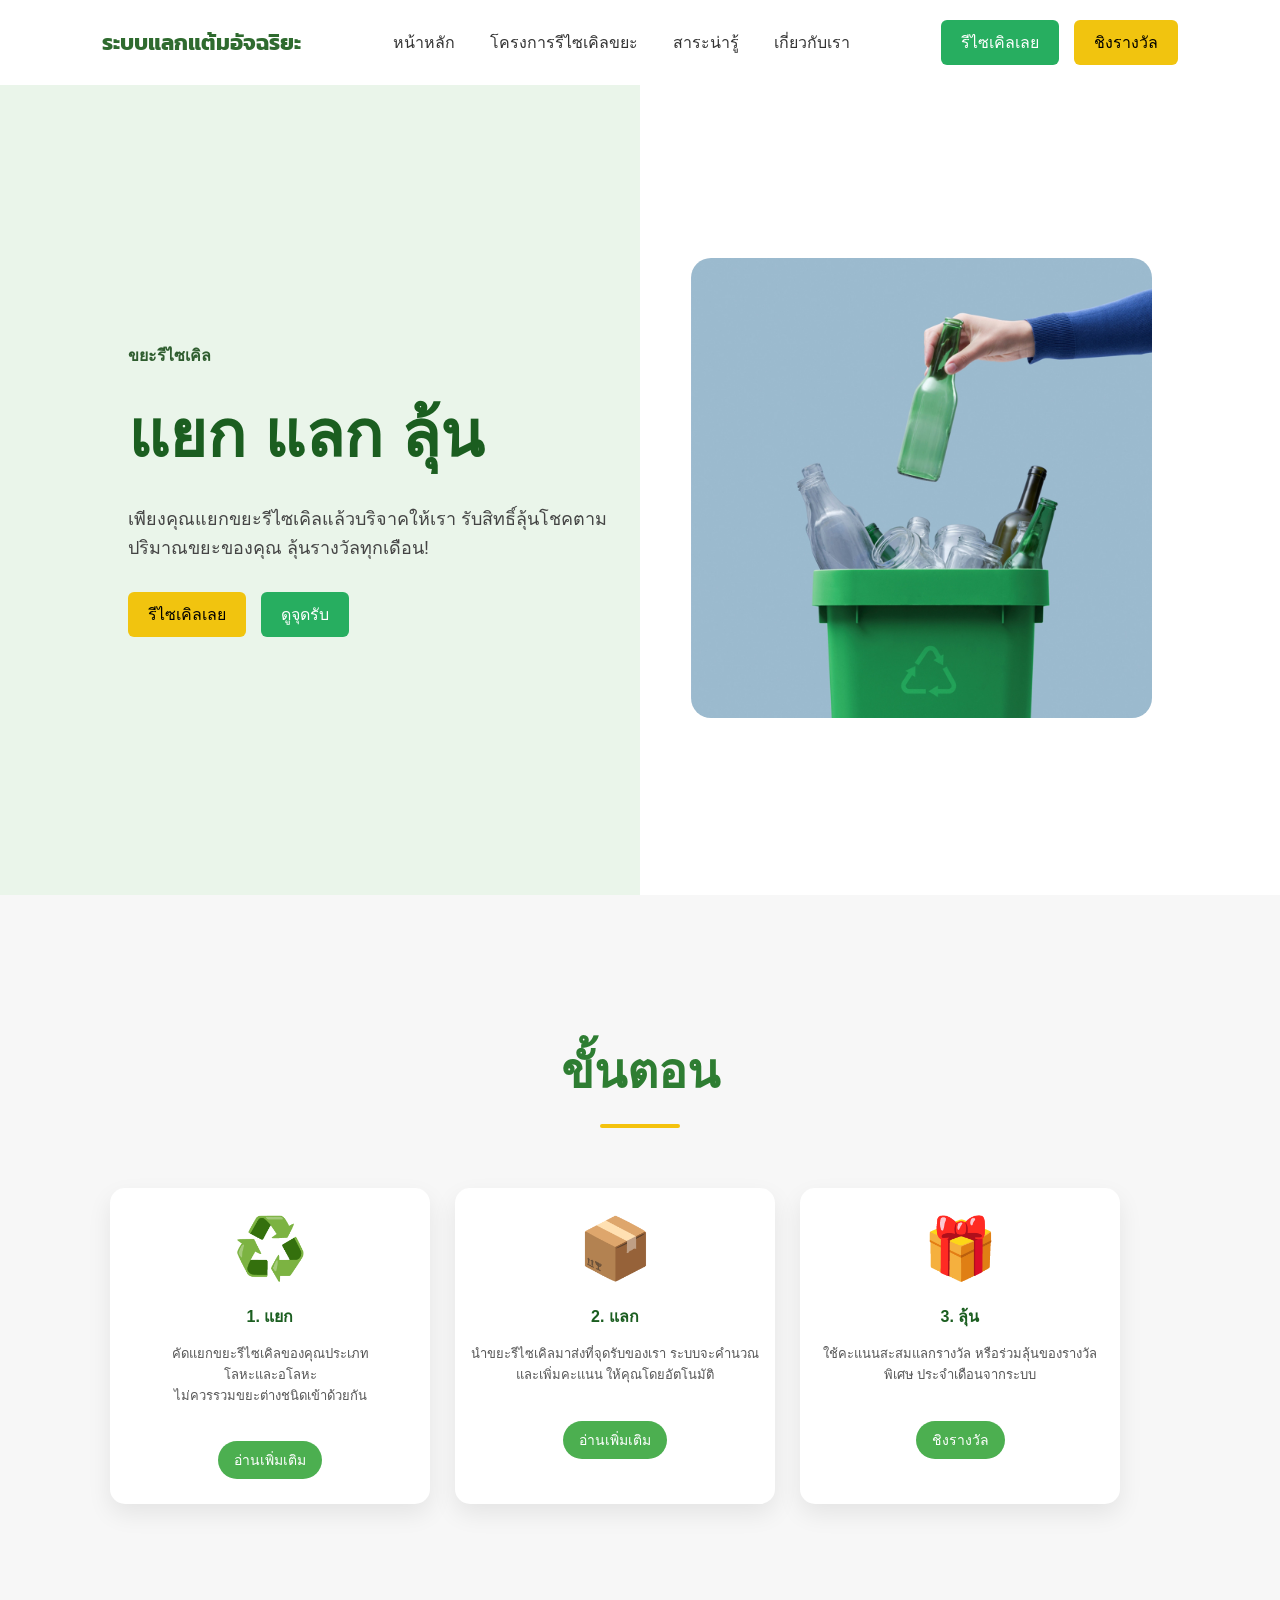
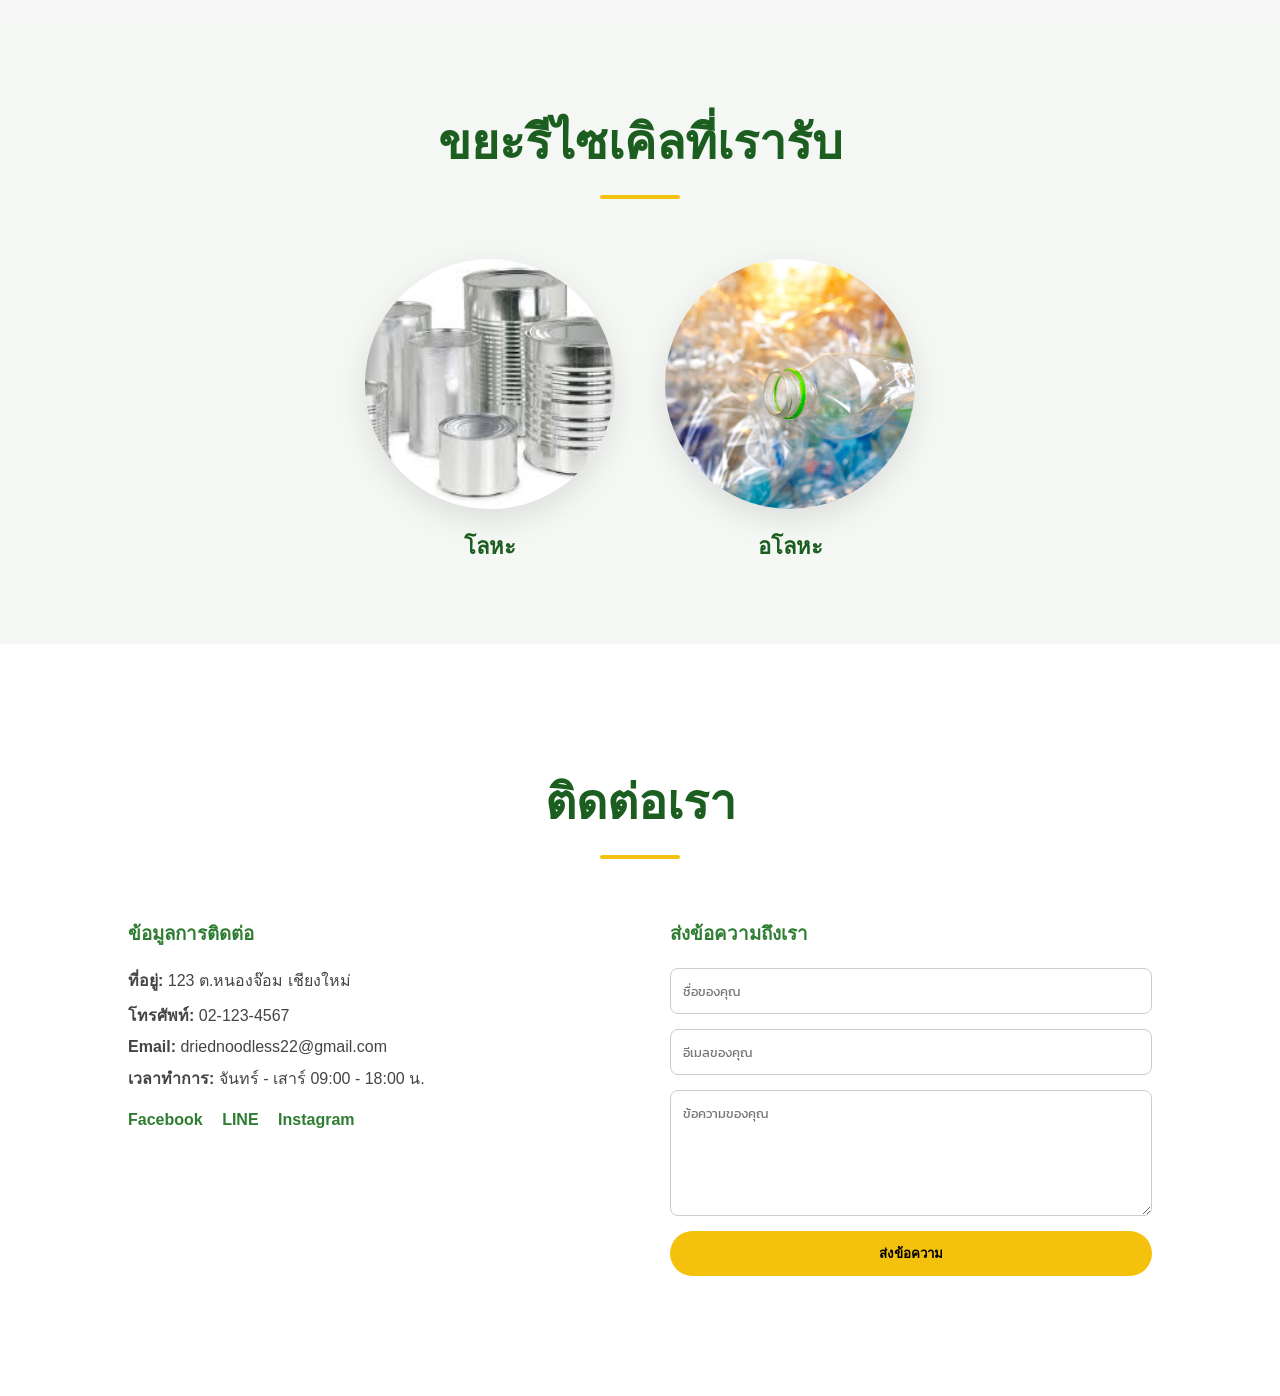
<file: index.html>
<!DOCTYPE html>
<html lang="th">
    <!-- NAVBAR -->
<header class="navbar">

    <div class="nav-logo">
        ระบบแลกแต้มอัจฉริยะ  
    </div>

   <nav class="nav-menu">
    <a href="index.html">หน้าหลัก</a>
    <a href="project.html">โครงการรีไซเคิลขยะ</a>
    <a href="knowledge.html">สาระน่ารู้</a>
    <a href="about.html">เกี่ยวกับเรา</a>
</nav>

   <div class="nav-buttons">
<a href="recycle.html" class ="btn-green">รีไซเคิลเลย</a>
<a href="reward.html" class="btn-yellow">ชิงรางวัล</a>
</div>

</header>
<head>
    <meta charset="UTF-8">
    <meta name="viewport" content="width=device-width, initial-scale=1.0">
    <title>Trash Lucky</title>
    <link rel="stylesheet" href="style.css">
    <link href="https://fonts.googleapis.com/css2?family=Kanit:wght@300;400;600;700&display=swap" rel="stylesheet">
</head>

<body>

    <!-- HERO SECTION -->
    <section class="hero">

        <div class="hero-left">
            <p class="small-title">ขยะรีไซเคิล</p>

            <h1>แยก แลก ลุ้น</h1>

            <p class="description">
                เพียงคุณแยกขยะรีไซเคิลแล้วบริจาคให้เรา
                รับสิทธิ์ลุ้นโชคตามปริมาณขยะของคุณ
                ลุ้นรางวัลทุกเดือน!
            </p>

            <div class="hero-buttons">
                <!-- ไปหน้าสมัคร -->
                <a href="recycle.html" class="btn-yellow">รีไซเคิลเลย</a>

                <!-- เลื่อนไป section ขั้นตอน -->
                <a href="location.html" class="btn-green">ดูจุดรับ</a>
            </div>
        </div>

        <div class="hero-right">
            <!-- ใส่รูปตรงนี้ -->
            <img src="1.jpg" alt="Recycle Image">
        </div>

    </section>

<section id="steps" class="steps-section">

    <br><h2 class="steps-title">ขั้นตอน</h2>
    <div class="underline"></div>

    <div class="steps-container">

       <!-- STEP 1 -->
        <div class="step-card">
             <div class="step-icon">♻️</div>
             <h3>1. แยก</h3>
             <p>
              คัดแยกขยะรีไซเคิลของคุณประเภท<br>
              โลหะและอโลหะ<br>
             ไม่ควรรวมขยะต่างชนิดเข้าด้วยกัน
             </p>

    <a href="knowledge1.html" class="more-btn">อ่านเพิ่มเติม</a>
        </div>

       <!-- STEP 2 -->
        <div class="step-card">
            <div class="step-icon">📦</div>
            <h3>2. แลก</h3>
             <p>
             นำขยะรีไซเคิลมาส่งที่จุดรับของเรา
             ระบบจะคำนวณและเพิ่มคะแนน
            ให้คุณโดยอัตโนมัติ
            </p>

    <a href="knowledge2.html" class="more-btn">อ่านเพิ่มเติม</a>
            </div>

        <!-- STEP 3 -->
        <div class="step-card">
            <div class="step-icon">🎁</div>
            <h3>3. ลุ้น</h3>
             <p>
             ใช้คะแนนสะสมแลกรางวัล
            หรือร่วมลุ้นของรางวัลพิเศษ
            ประจำเดือนจากระบบ
             </p>

    <a href="knowledge3.html" class="more-btn">ชิงรางวัล</a>
</div>
    </div>

</section>

<!-- RECYCLE TYPES SECTION -->
<section class="recycle-section">

    <h2 class="recycle-title">ขยะรีไซเคิลที่เรารับ</h2>
    <div class="underline"></div>

    <div class="recycle-container">

        <!-- พลาสติก -->
        <div class="recycle-item">
    <a href="plastic.html" class="circle-link">
        <div class="circle">
            <img src="กระป๋อง.jpg" alt="โลหะ">
           <a href="plastic.html" class="overlay-btn">อ่านต่อ</a>
        </div>
    </a>
    <h3>โลหะ</h3>
</div>

        <!-- โลหะ -->
        <div class="recycle-item">
    <a href="metal.html" class="circle-link">
        <div class="circle">
            <img src="ขวดพลาส.jpg" alt="อโลหะ">
            <a href="metal.html" class="overlay-btn">อ่านต่อ</a>
        </div>
    </a>
    <h3>อโลหะ</h3>
</div>

    </div>

</section>
<!-- CONTACT SECTION -->
<section class="contact-section">

    <h2 class="contact-title">ติดต่อเรา</h2>
    <div class="underline"></div>

    <div class="contact-container">

        <!-- ข้อมูลติดต่อ -->
        <div class="contact-info">
            <h3>ข้อมูลการติดต่อ</h3>

            <p><strong>ที่อยู่:</strong> 123  ต.หนองจ๊อม เชียงใหม่</p>
            <p><strong>โทรศัพท์:</strong> 02-123-4567</p>
            <p><strong>Email:</strong> driednoodless22@gmail.com</p>
            <p><strong>เวลาทำการ:</strong> จันทร์ - เสาร์ 09:00 - 18:00 น.</p>

           <div class="contact-social">
    <a href="https://www.facebook.com/https://www.facebook.com/share/1DaEN4iyS2/" target="_blank">Facebook</a>
    <a href="https://line.me/ti/p/https://line.me/ti/p/DuKLx6pHz2" target="_blank">LINE</a>
    <a href="https://www.instagram.com/https://www.instagram.com/nichaidk" target="_blank">Instagram</a>
</div>
        </div>

        <!-- ฟอร์มติดต่อ -->
        <div class="contact-form">
    <h3>ส่งข้อความถึงเรา</h3>
    <form id="contact-to-sheet">
        <input type="text" name="name" placeholder="ชื่อของคุณ" required>
        <input type="email" name="email" placeholder="อีเมลของคุณ" required>
        <textarea name="message" rows="5" placeholder="ข้อความของคุณ" required></textarea>
        
        <button type="submit" id="submitBtn">ส่งข้อความ</button>
    </form>
    
    <p id="statusMsg" style="display:none; margin-top:10px; font-weight:bold;"></p>
</div>

</section>
    </section>  <!-- จบ Contact Section -->

    <!-- 👇 วาง Popup ตรงนี้ -->
    <div id="sendModal" class="modal">
        ...
    </div>

    <!-- 👇 วาง Script ตรงนี้ -->
    <script>
        function openModal() {
            document.getElementById("sendModal").style.display = "block";
        }

        function closeModal() {
            document.getElementById("sendModal").style.display = "none";
        }

        window.onclick = function(event) {
            let modal = document.getElementById("sendModal");
            if (event.target == modal) {
                modal.style.display = "none";
            }
        }
    </script>

</body>
</html>


<script>
    
    const scriptURL = 'https://script.google.com/macros/s/AKfycbzGaxG4J09jgaxJ4BPYMnp7oIDuiJ21bOWSBEZUySF0lHiwlkmagbrwfj5v6bDrG_Bu-A/exec'; 
    
    const form = document.getElementById('contact-to-sheet');
    const btn = document.getElementById('submitBtn');
    const msg = document.getElementById('statusMsg');

    form.addEventListener('submit', e => {
        e.preventDefault();
        
        // ปิดปุ่มไว้กันกดซ้ำ
        btn.disabled = true;
        btn.innerText = 'กำลังส่งข้อมูล...';
        msg.style.display = 'block';
        msg.innerText = 'รอสักครู่...';
        msg.style.color = 'blue';

        fetch(scriptURL, { method: 'POST', body: new FormData(form)})
            .then(response => {
                btn.disabled = false;
                btn.innerText = 'ส่งข้อความ';
                msg.innerText = 'ส่งข้อความสำเร็จ! ข้อมูลถูกบันทึกแล้ว';
                msg.style.color = 'green';
                form.reset(); // ล้างข้อมูลในฟอร์ม
                
                // ซ่อนข้อความสำเร็จหลังจาก 5 วินาที
                setTimeout(() => { msg.style.display = 'none'; }, 5000);
            })
            .catch(error => {
                btn.disabled = false;
                btn.innerText = 'ส่งข้อความ';
                msg.innerText = 'เกิดข้อผิดพลาด กรุณาลองใหม่อีกครั้ง';
                msg.style.color = 'red';
                console.error('Error!', error.message);
            });
    });
</script>
</file>
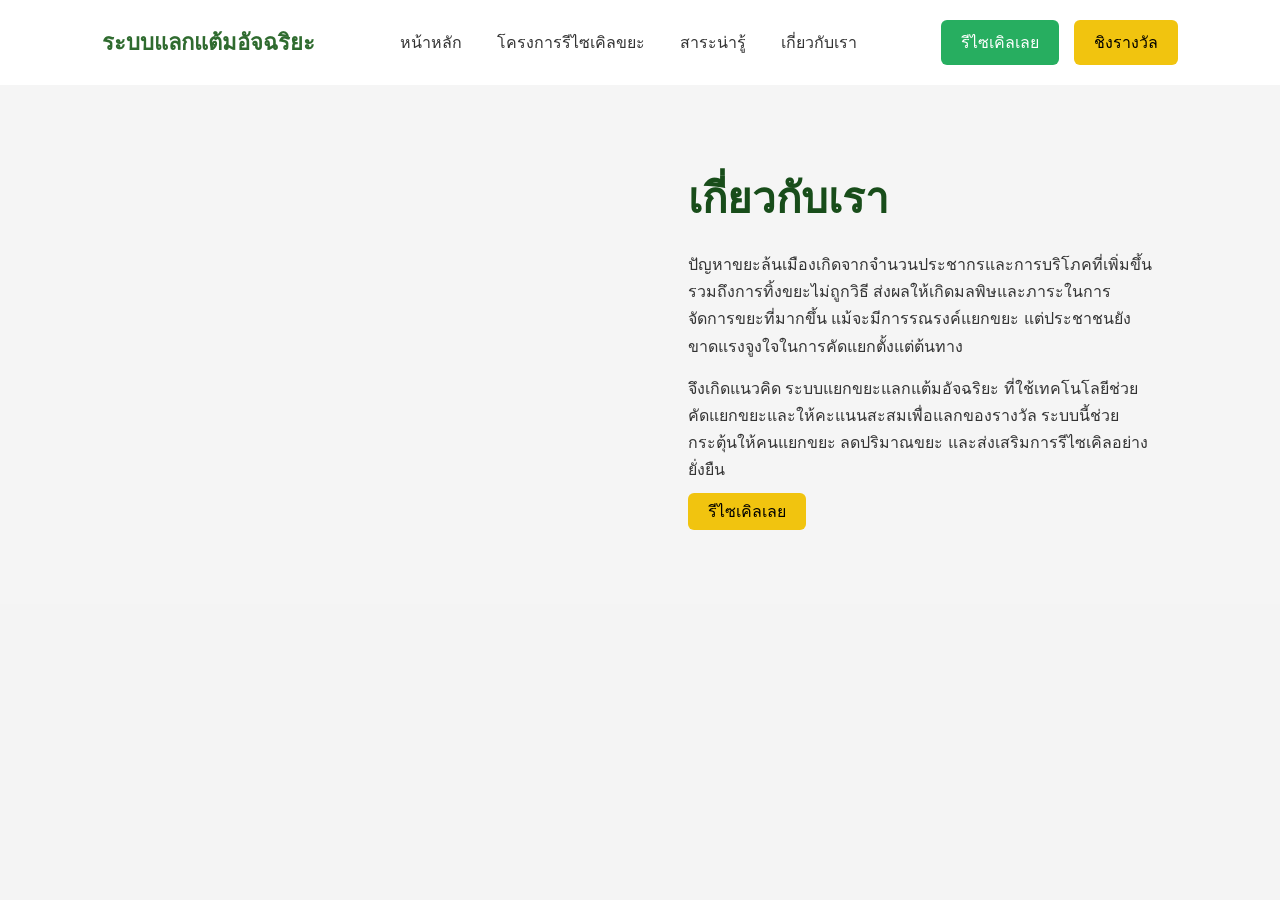
<file: about.html>
<!DOCTYPE html>
<html lang="th">
<head>
<meta charset="UTF-8">
<meta name="viewport" content="width=device-width, initial-scale=1.0">
<title>เกี่ยวกับเรา</title>
<link rel="stylesheet" href="style.css">
</head>

<body>

<!-- NAVBAR -->
<header class="navbar">

<div class="nav-logo">
ระบบแลกแต้มอัจฉริยะ 
</div>

<nav class="nav-menu">
<a href="index.html">หน้าหลัก</a>
<a href="project.html">โครงการรีไซเคิลขยะ</a>
<a href="knowledge.html">สาระน่ารู้</a>
<a href="about.html">เกี่ยวกับเรา</a>
</nav>

<div class="nav-buttons">
<a href="#" class="btn-green">รีไซเคิลเลย</a>
<a href="reward.html" class="btn-yellow">ชิงรางวัล</a>
</div>

</header>


<!-- ABOUT SECTION -->
<section class="about-section">

<div class="about-container">

<!-- วิดีโอ -->
<div class="about-video">

<iframe width="560" height="315"
src="https://www.youtube.com/embed/VIDEOID"
title="YouTube video"
frameborder="0"
allowfullscreen>
</iframe>

</div>

<!-- ข้อความ -->
<div class="about-text">

<h1>เกี่ยวกับเรา</h1>

<p>
ปัญหาขยะล้นเมืองเกิดจากจำนวนประชากรและการบริโภคที่เพิ่มขึ้น รวมถึงการทิ้งขยะไม่ถูกวิธี
ส่งผลให้เกิดมลพิษและภาระในการจัดการขยะที่มากขึ้น
แม้จะมีการรณรงค์แยกขยะ แต่ประชาชนยังขาดแรงจูงใจในการคัดแยกตั้งแต่ต้นทาง
</p>

<p>
จึงเกิดแนวคิด ระบบแยกขยะแลกแต้มอัจฉริยะ ที่ใช้เทคโนโลยีช่วยคัดแยกขยะและให้คะแนนสะสมเพื่อแลกของรางวัล
ระบบนี้ช่วยกระตุ้นให้คนแยกขยะ ลดปริมาณขยะ และส่งเสริมการรีไซเคิลอย่างยั่งยืน
</p>

<a href="#" class="btn-yellow">รีไซเคิลเลย</a>

</div>

</div>

</section>

</body>
</html>
</file>
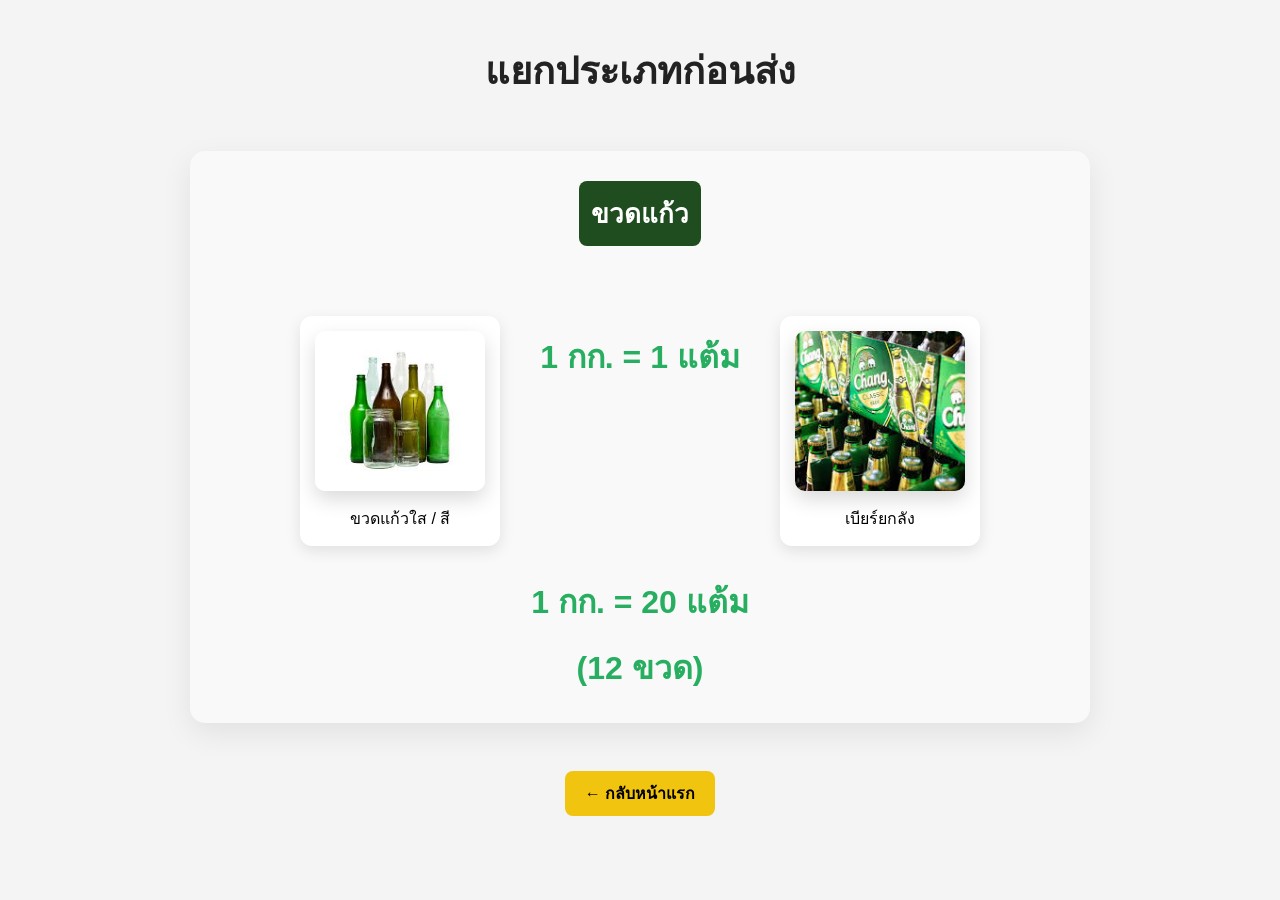
<file: glass.html>
<!DOCTYPE html>
<html lang="th">
<head>
<meta charset="UTF-8">
<title>ขวดแก้ว</title>
<link rel="stylesheet" href="style.css">
</head>
<body>

<section class="plastic-page">

    <h1 class="big-title">แยกประเภทก่อนส่ง</h1>

    <div class="type-box">

        <h2 class="green-bar">ขวดแก้ว</h2>

        <div class="type-row">

            <div class="type-card">
                <img src="ขวดแก้ว.jpg">
                <p>ขวดแก้วใส / สี</p>
            </div>
<h3 class="point-text">1 กก. = 1 แต้ม</h3>
            <div class="type-card">
                <img src="เบียร์.jpg">
                <p>เบียร์ยกลัง</p>
            </div>

        </div>

        <h3 class="point-text">1 กก. = 20 แต้ม</h3>
        <h3 class="point-text">(12 ขวด)</h3>

    </div>

    <br>
    <a href="index.html" class="back-btn">← กลับหน้าแรก</a>

</section>

</body>
</html>
</file>
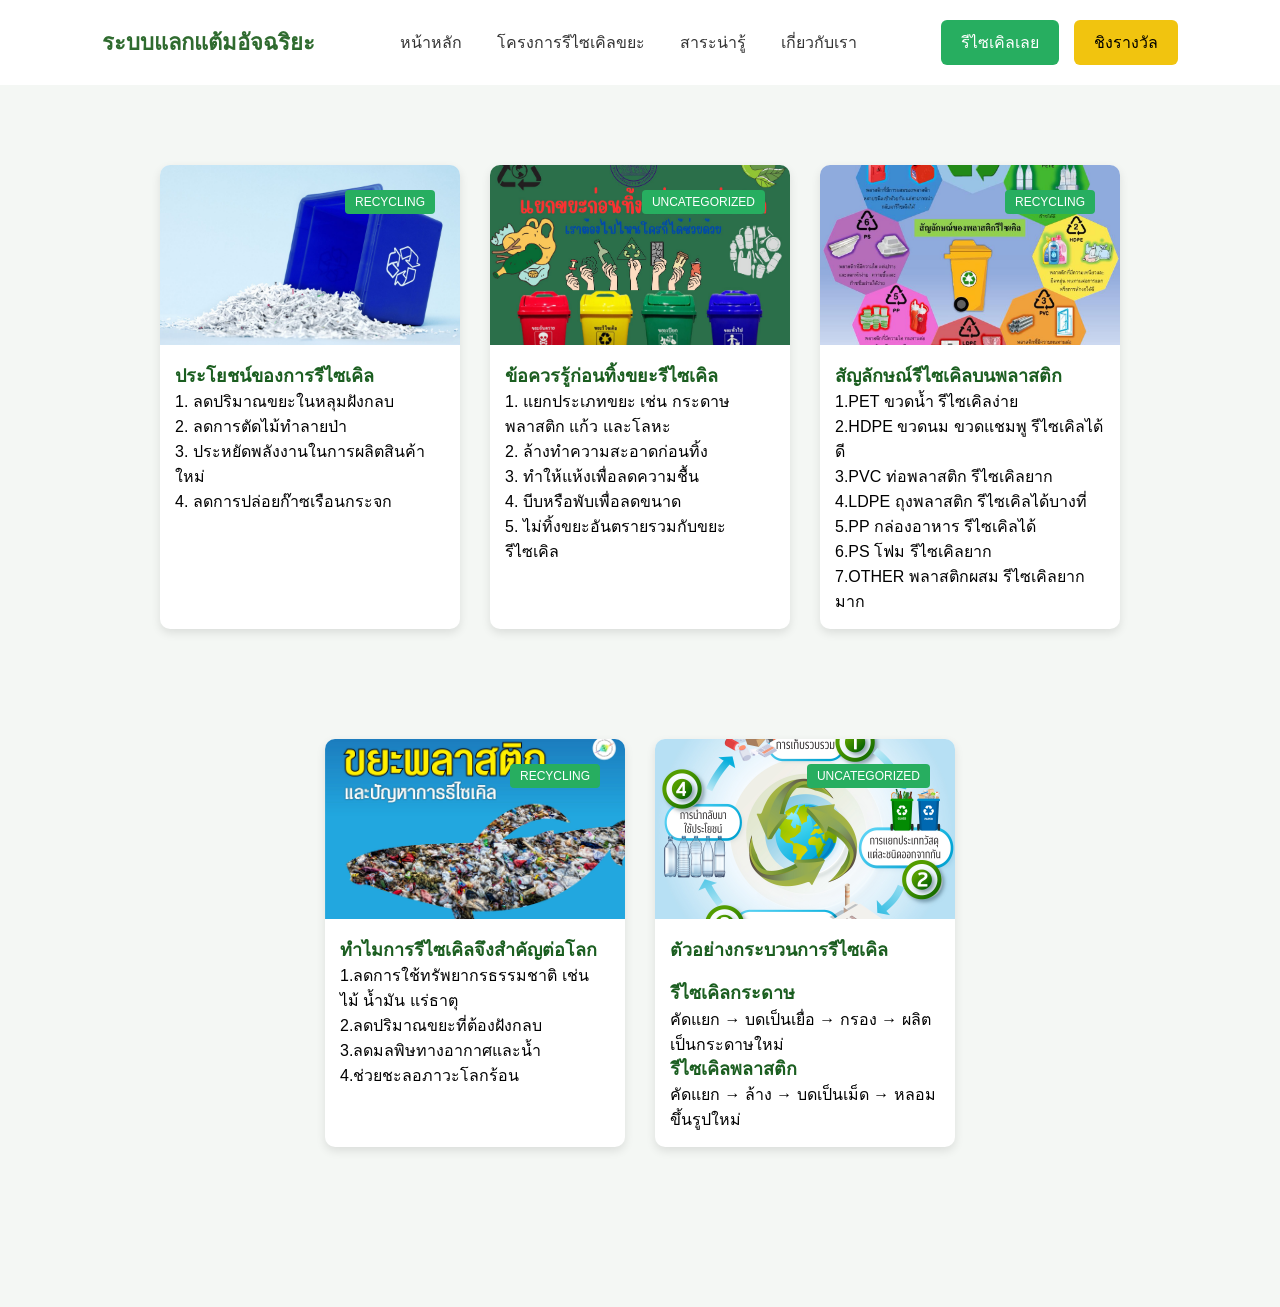
<file: knowledge.html>
<!DOCTYPE html>
<html lang="th">
<head>
<meta charset="UTF-8">
<meta name="viewport" content="width=device-width, initial-scale=1.0">
<title>สาระน่ารู้ |</title>
<link rel="stylesheet" href="style.css">
</head>
<body>
<header class="navbar">

<div class="nav-logo">
ระบบแลกแต้มอัจฉริยะ
</div>

<nav class="nav-menu">
<a href="index.html">หน้าหลัก</a>
<a href="project.html">โครงการรีไซเคิลขยะ</a>
<a href="knowledge.html">สาระน่ารู้</a>
<a href="about.html">เกี่ยวกับเรา</a>
</nav>

<div class="nav-buttons">
<a href="recycle.html" class ="btn-green">รีไซเคิลเลย</a>
<a href="reward.html" class="btn-yellow">ชิงรางวัล</a>
</div>

</header>

<!-- บทความ -->
<section class="knowledge-content">

   <div class="card-container">

    <div class="card">
        <div class="tag">RECYCLING</div>
        <img src="ประ.jpg">
        <div class="card-body">
            <h3>ประโยชน์ของการรีไซเคิล</h3>
            <p1>1. ลดปริมาณขยะในหลุมฝังกลบ</p1>
            <br>
            <p1>2. ลดการตัดไม้ทำลายป่า</p1>
            <br>
            <p1>3. ประหยัดพลังงานในการผลิตสินค้าใหม่</p1>
            <br>
            <p1>4. ลดการปล่อยก๊าซเรือนกระจก</p1>
        </div>
    </div>

</div>

    <div class="card">
        <div class="tag">UNCATEGORIZED</div>
        <img src="ควร.jpg">
        <div class="card-body">
            <h3>ข้อควรรู้ก่อนทิ้งขยะรีไซเคิล</h3>
            <p1>1. แยกประเภทขยะ เช่น กระดาษ พลาสติก แก้ว และโลหะ
                <br>
                <p1>2. ล้างทำความสะอาดก่อนทิ้ง</p1>
                <br>
                <p1>3. ทำให้แห้งเพื่อลดความชื้น</p1>
                <br>
            <p1>4. บีบหรือพับเพื่อลดขนาด</p1>
                <br>
            <p1>5. ไม่ทิ้งขยะอันตรายรวมกับขยะรีไซเคิล </p1>
        </div>
    </div>

    <div class="card">
        <div class="tag">RECYCLING</div>
        <img src="77.jpg">
        <div class="card-body">
            <h3>สัญลักษณ์รีไซเคิลบนพลาสติก</h3>
            <p1>1.PET ขวดน้ำ รีไซเคิลง่าย</p1>
                <br>
            <p1>2.HDPE ขวดนม ขวดแชมพู รีไซเคิลได้ดี</p1>
                <br>
            <p1>3.PVC ท่อพลาสติก รีไซเคิลยาก</p1>
                <br>
            <p1>4.LDPE ถุงพลาสติก รีไซเคิลได้บางที่</p1>
                <br>
            <p1>5.PP กล่องอาหาร รีไซเคิลได้</p1>
                <br>
            <p1>6.PS โฟม รีไซเคิลยาก</p1>
                <br>
            <p1>7.OTHER พลาสติกผสม รีไซเคิลยากมาก</p1>
        </div>
    </div>

<section class="knowledge-content">

    <div class="card">
        <div class="tag">RECYCLING</div>
        <img src="ปัญหา.jpeg">
        <div class="card-body">
            <h3>ทำไมการรีไซเคิลจึงสำคัญต่อโลก</h3>
             <p1>1.ลดการใช้ทรัพยากรธรรมชาติ เช่น ไม้ น้ำมัน แร่ธาตุ</p1>
                <br>
            <p1>2.ลดปริมาณขยะที่ต้องฝังกลบ</p1>
                <br>
            <p1>3.ลดมลพิษทางอากาศและน้ำ</p1>
                <br>
            <p1>4.ช่วยชะลอภาวะโลกร้อน</p1>
                <br>
        </div>
    </div>

    <div class="card">
        <div class="tag">UNCATEGORIZED</div>
        <img src="แยก.jpg">
        <div class="card-body">
            <h3>ตัวอย่างกระบวนการรีไซเคิล</h3>
            <br>
            <h3>รีไซเคิลกระดาษ</h3>
         <p1>คัดแยก → บดเป็นเยื่อ → กรอง → ผลิตเป็นกระดาษใหม่</p1>
            <br>
            <h3>รีไซเคิลพลาสติก</h3>
         <p1>คัดแยก → ล้าง → บดเป็นเม็ด → หลอมขึ้นรูปใหม่</p1>
        </div>
    </div>
    
    
</section>


</body>
</html>
</file>
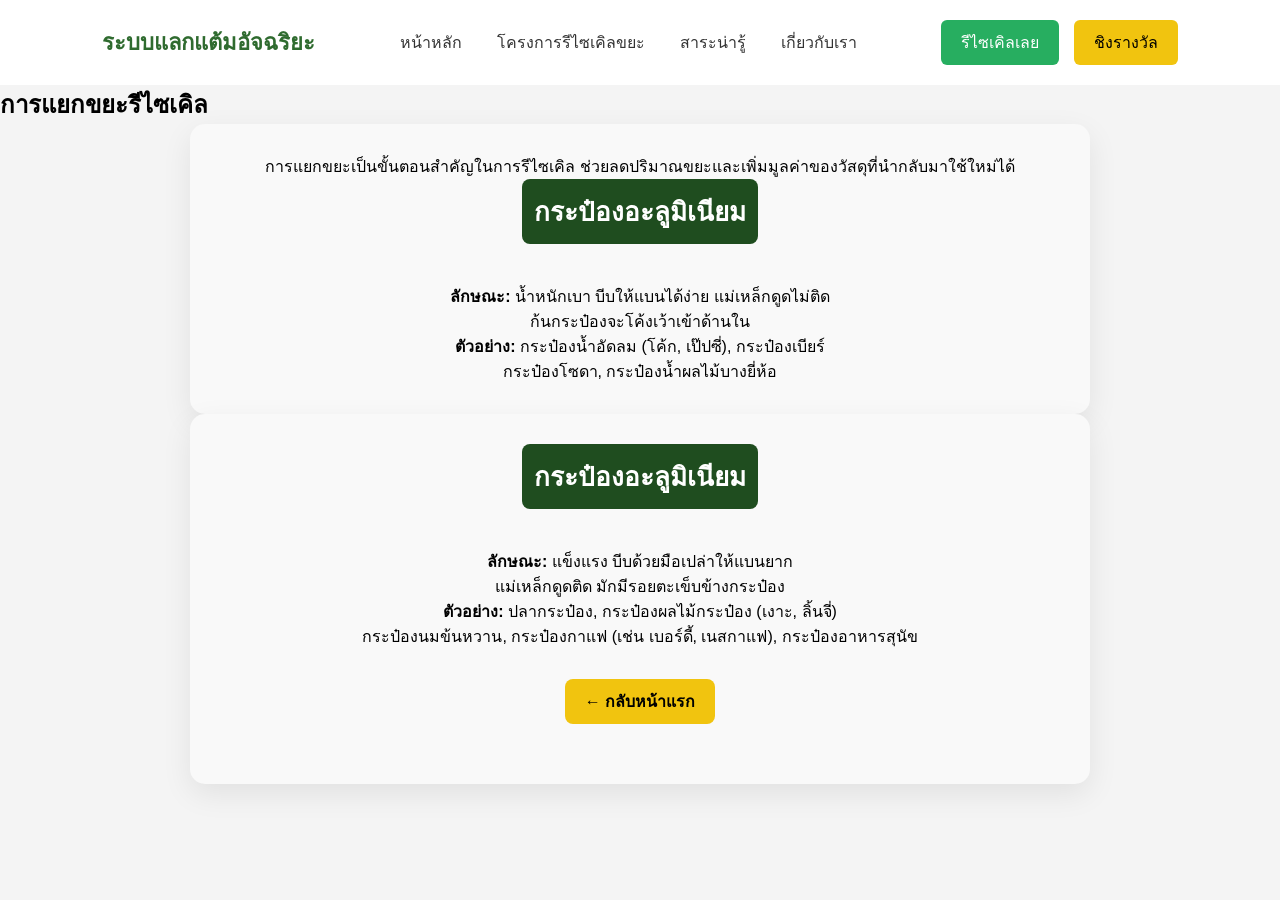
<file: knowledge1.html>
<!DOCTYPE html>
<html lang="th">

<head>
<meta charset="UTF-8">
<meta name="viewport" content="width=device-width, initial-scale=1.0">
<link rel="stylesheet" href="style.css">
</head>

<body>

<!-- NAVBAR -->
<header class="navbar">

<div class="nav-logo">
ระบบแลกแต้มอัจฉริยะ
</div>

<nav class="nav-menu">
<a href="index.html">หน้าหลัก</a>
<a href="project.html">โครงการรีไซเคิลขยะ</a>
<a href="knowledge.html">สาระน่ารู้</a>
<a href="about.html">เกี่ยวกับเรา</a>
</nav>

<div class="nav-buttons">
<a href="recycle.html" class ="btn-green">รีไซเคิลเลย</a>
<a href="reward.html" class="btn-yellow">ชิงรางวัล</a>
</div>

</header>
<html lang="th">
<head>
<meta charset="UTF-8">
<link rel="stylesheet" href="style.css">
</head>
<body>
<section class="knowledge-page">
<div class="knowledge-box">

<h2>การแยกขยะรีไซเคิล</h2>
<div class="knowledge-underline"></div>
<div class="type-box">
<p>
การแยกขยะเป็นขั้นตอนสำคัญในการรีไซเคิล
ช่วยลดปริมาณขยะและเพิ่มมูลค่าของวัสดุที่นำกลับมาใช้ใหม่ได้
</p>
<h2 class="green-bar">กระป๋องอะลูมิเนียม</h2>
<p> <b>ลักษณะ:</b> น้ำหนักเบา บีบให้แบนได้ง่าย แม่เหล็กดูดไม่ติด<br>
    ก้นกระป๋องจะโค้งเว้าเข้าด้านใน<br>
    <b>ตัวอย่าง:</b> กระป๋องน้ำอัดลม (โค้ก, เป๊ปซี่), กระป๋องเบียร์<br>
    กระป๋องโซดา, กระป๋องน้ำผลไม้บางยี่ห้อ</p>

</div>
</div>

<div class="knowledge-box">
<div class="type-box">
<h2 class="green-bar">กระป๋องอะลูมิเนียม</h2>
<p> <b>ลักษณะ:</b> แข็งแรง บีบด้วยมือเปล่าให้แบนยาก<br>
    แม่เหล็กดูดติด มักมีรอยตะเข็บข้างกระป๋อง<br>
    <b>ตัวอย่าง:</b> ปลากระป๋อง, กระป๋องผลไม้กระป๋อง (เงาะ, ลิ้นจี่)<br>
    กระป๋องนมข้นหวาน, กระป๋องกาแฟ (เช่น เบอร์ดี้, เนสกาแฟ), กระป๋องอาหารสุนัข</p>

<a href="index.html" class="back-btn">← กลับหน้าแรก</a>

</div>
</div>

</section>

</body>
</file>
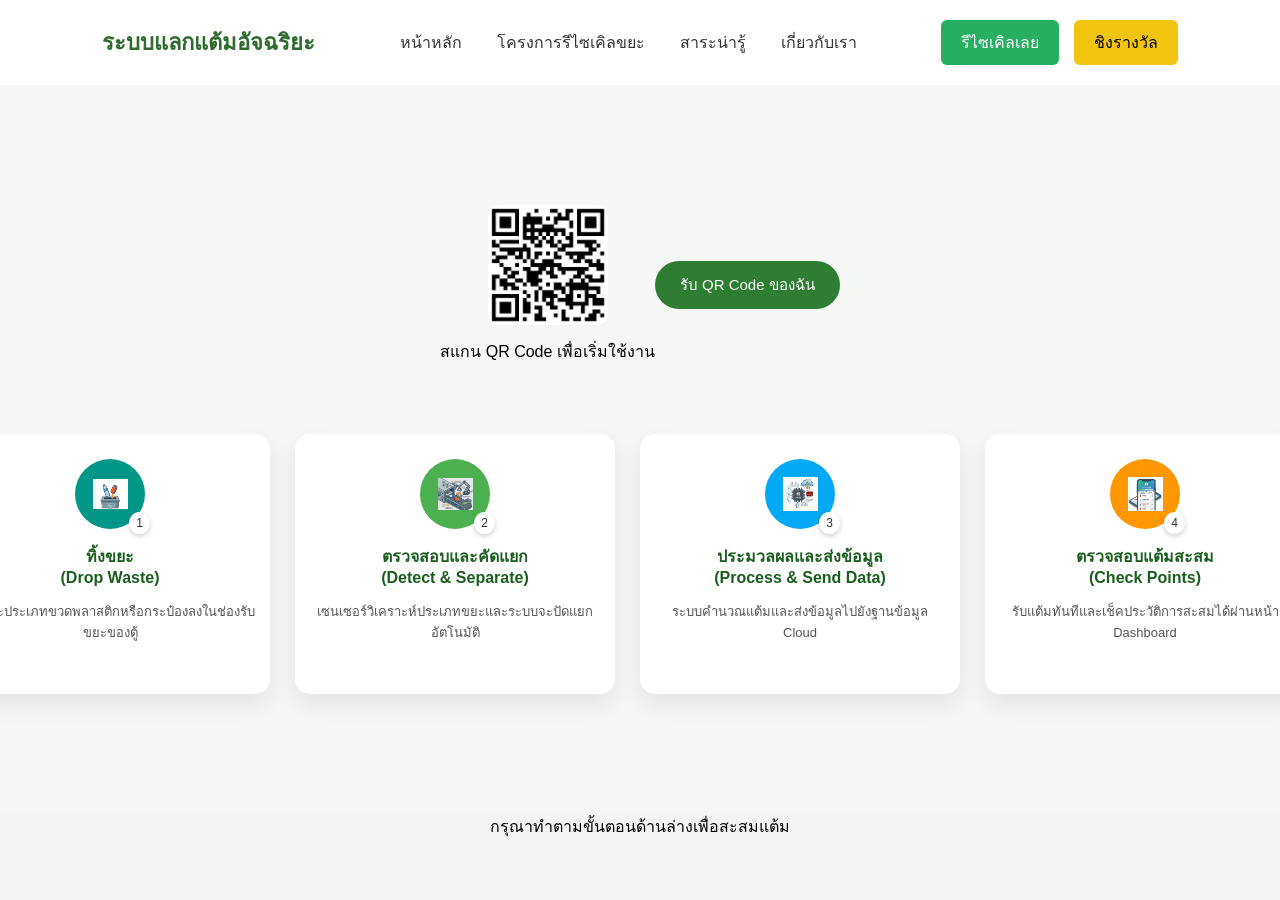
<file: knowledge2.html>
<!DOCTYPE html>
<html lang="th">
<head>
<meta charset="UTF-8">
<meta name="viewport" content="width=device-width, initial-scale=1.0">
<title>รีไซเคิลเลย |</title>
<link rel="stylesheet" href="style.css">
</head>
<body>
<header class="navbar">

<div class="nav-logo">
ระบบแลกแต้มอัจฉริยะ
</div>

<nav class="nav-menu">
<a href="index.html">หน้าหลัก</a>
<a href="project.html">โครงการรีไซเคิลขยะ</a>
<a href="knowledge.html">สาระน่ารู้</a>
<a href="about.html">เกี่ยวกับเรา</a>
</nav>

<div class="nav-buttons">
<a href="recycle.html" class ="btn-green">รีไซเคิลเลย</a>
<a href="reward.html" class="btn-yellow">ชิงรางวัล</a>
</div>

</header>
<body>
<section class="recycle-section">
    <div class="container">
        <div class="action-header">
            <div class="qr-main">
                <img src="คิวอา.jpeg" alt="QR Code" class="qr-img">
                <p>สแกน QR Code เพื่อเริ่มใช้งาน</p>
            </div>
            <button class="btn-get-qr">รับ QR Code ของฉัน</button>
        </div>

        <div class="steps-container">
            
            <div class="step-card">
                <div class="step-icon-wrap teal">
                    <img src="วาง.png" alt="Drop Waste">
                    <span class="step-num">1</span>
                </div>
                <h3>ทิ้งขยะ<br>(Drop Waste)</h3>
                <p>ทิ้งขยะประเภทขวดพลาสติกหรือกระป๋องลงในช่องรับขยะของตู้</p>
            </div>

            <div class="step-card">
                <div class="step-icon-wrap green">
                    <img src="เข้าเครื่อง.png" alt="Detect">
                    <span class="step-num">2</span>
                </div>
                <h3>ตรวจสอบและคัดแยก<br>(Detect & Separate)</h3>
                <p>เซนเซอร์วิเคราะห์ประเภทขยะและระบบจะปัดแยกอัตโนมัติ</p>
            </div>

            <div class="step-card">
                <div class="step-icon-wrap light-blue">
                    <img src="ระบบ.png" alt="Process">
                    <span class="step-num">3</span>
                </div>
                <h3>ประมวลผลและส่งข้อมูล<br>(Process & Send Data)</h3>
                <p>ระบบคำนวณแต้มและส่งข้อมูลไปยังฐานข้อมูล Cloud</p>
            </div>

            <div class="step-card">
                <div class="step-icon-wrap orange">
                    <img src="สะสม.png" alt="Check Points">
                    <span class="step-num">4</span>
                </div>
                <h3>ตรวจสอบแต้มสะสม<br>(Check Points)</h3>
                <p>รับแต้มทันทีและเช็คประวัติการสะสมได้ผ่านหน้า Dashboard</p>
            </div>

        </div>
    </div>
</section>
        <p style="text-align: center;">กรุณาทำตามขั้นตอนด้านล่างเพื่อสะสมแต้ม</p>
</body>
</html>
</file>
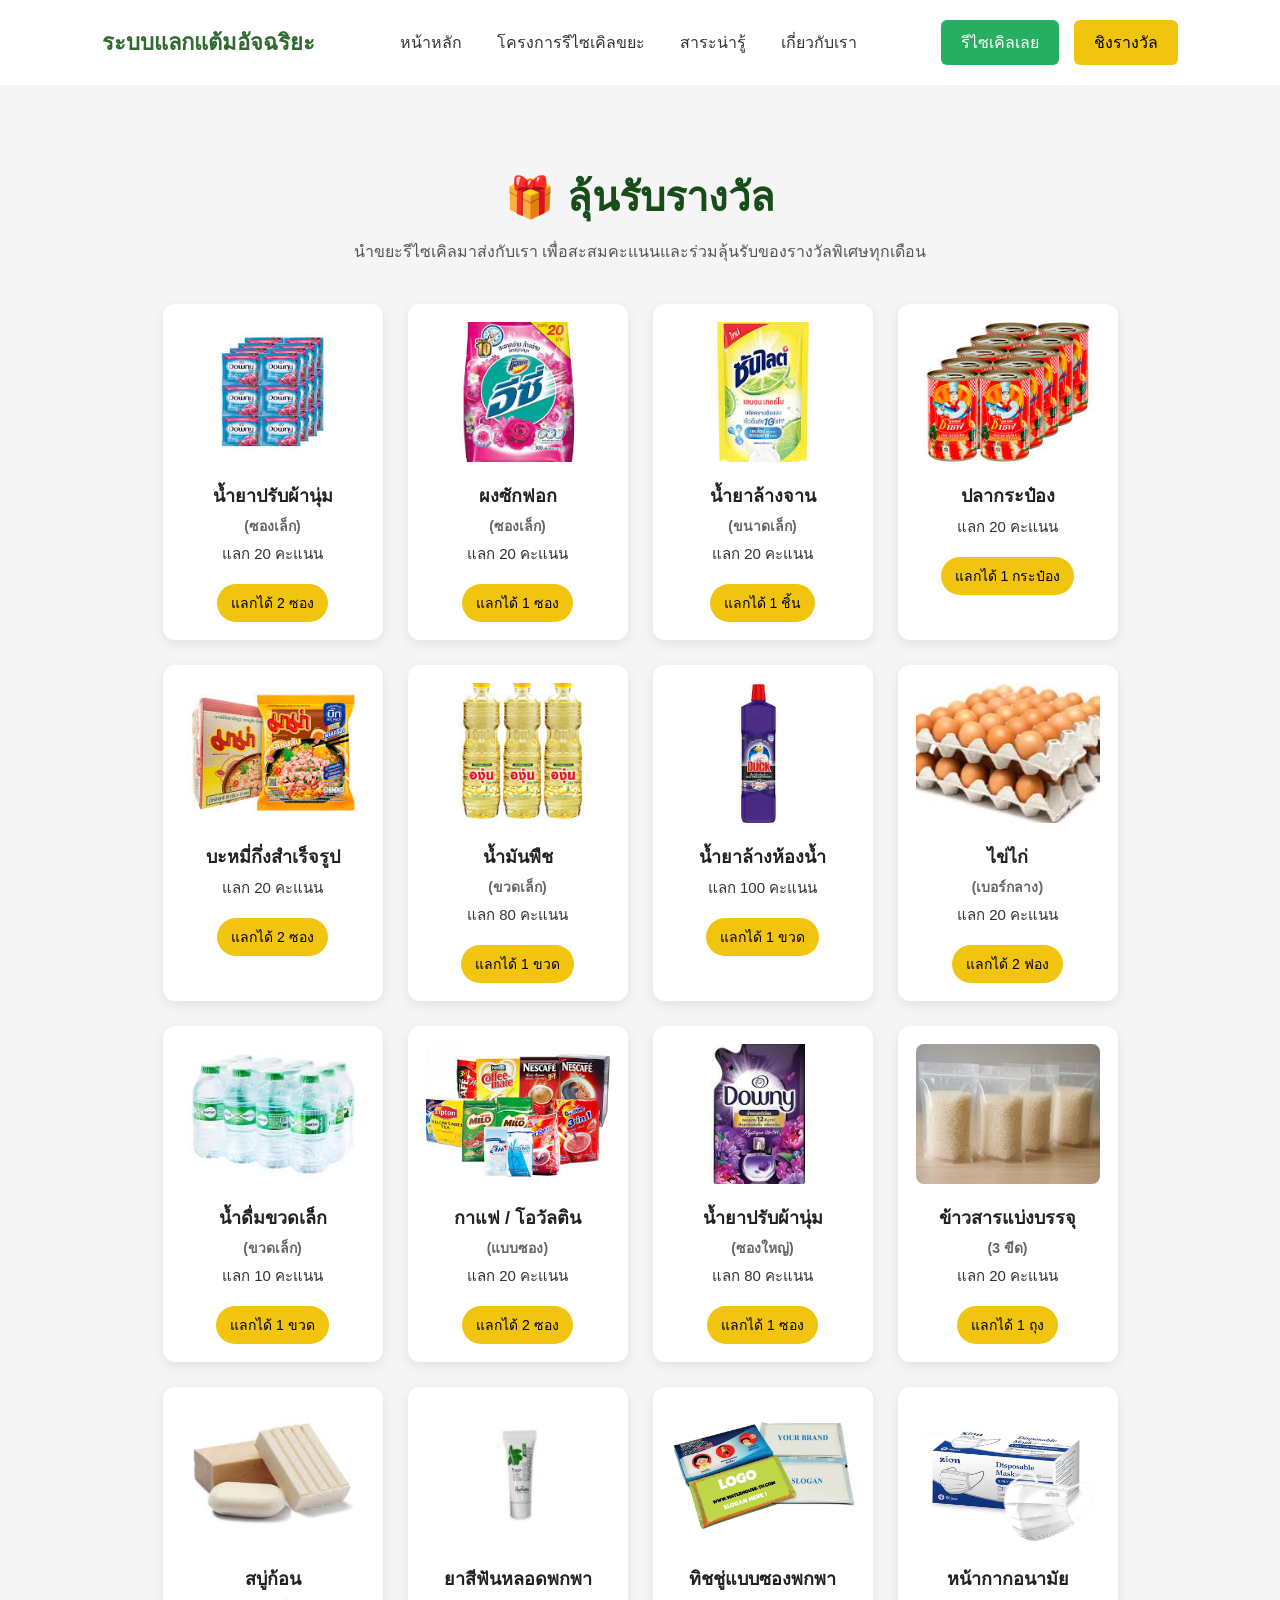
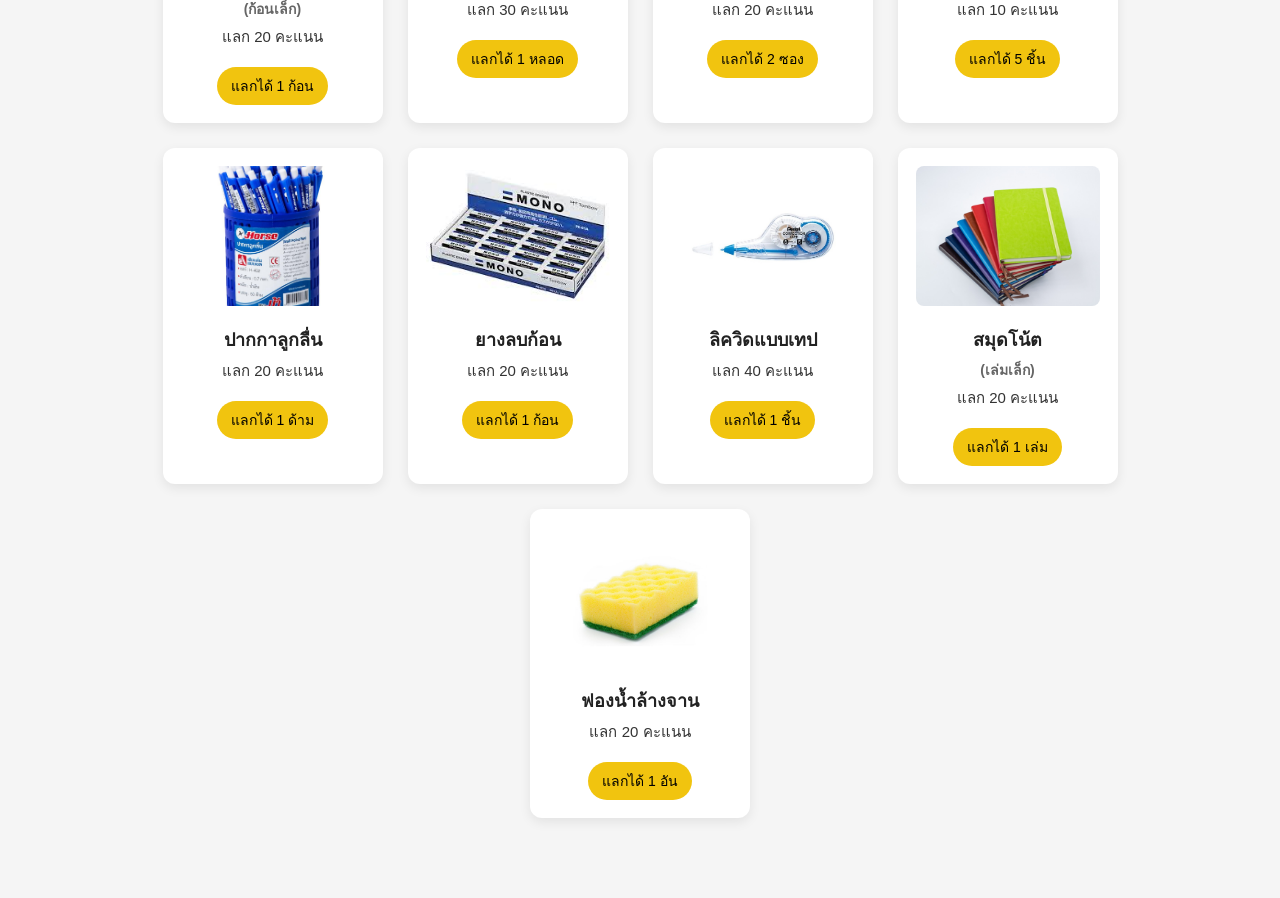
<file: knowledge3.html>
<!DOCTYPE html>
<html lang="th">
<head>
<meta charset="UTF-8">
<meta name="viewport" content="width=device-width, initial-scale=1.0">
<title>ชิงรางวัล</title>
<link rel="stylesheet" href="style.css">
</head>

<body>

<!-- NAVBAR -->
<header class="navbar">

<div class="nav-logo">
ระบบแลกแต้มอัจฉริยะ
</div>

<nav class="nav-menu">
<a href="index.html">หน้าหลัก</a>
<a href="project.html">โครงการรีไซเคิลขยะ</a>
<a href="knowledge.html">สาระน่ารู้</a>
<a href="about.html">เกี่ยวกับเรา</a>
</nav>

<div class="nav-buttons">
<a href="recycle.html" class ="btn-green">รีไซเคิลเลย</a>
<a href="reward.html" class="btn-yellow">ชิงรางวัล</a>
</div>

</header>


<!-- REWARD SECTION -->
<section class="reward-section">

<h1 class="reward-title">🎁 ลุ้นรับรางวัล</h1>

<p class="reward-desc">
นำขยะรีไซเคิลมาส่งกับเรา เพื่อสะสมคะแนนและร่วมลุ้นรับของรางวัลพิเศษทุกเดือน</p>

<div class="reward-container">

<div class="reward-card">
<img src="ซองเล็ก.jpg">
<h3>น้ำยาปรับผ้านุ่ม</h3>
<h4>(ซองเล็ก)</h4>
<p>แลก 20 คะแนน</p>
<br>
<a href="reward.html" class="btn-yellow">แลกได้ 2 ซอง</a>
</div>

<div class="reward-card">
<img src="ผงซักฟอก.jpg">
<h3>ผงซักฟอก</h3>
<h4>(ซองเล็ก)</h4>
<p>แลก 20 คะแนน</p>
<br>
<a href="reward.html" class="btn-yellow">แลกได้ 1 ซอง</a>
</div>

<div class="reward-card">
<img src="น้ำยาล้างจาน.jpg">
<h3>น้ำยาล้างจาน</h3>
<h4>(ขนาดเล็ก)</h4>
<p>แลก 20 คะแนน</p>
<br>
<a href="reward.html" class="btn-yellow">แลกได้ 1 ชิ้น</a>
</div>

<div class="reward-card">
<img src="ปลากระป๋อง.jpg">
<h3>ปลากระป๋อง</h3>
<p>แลก 20 คะแนน</p>
<br>
<a href="reward.html" class="btn-yellow">แลกได้ 1 กระป๋อง</a>
</div>

<div class="reward-card">
<img src="บะหมี่กึ่งสำเร็จรูป.jpg">
<h3>บะหมี่กึ่งสำเร็จรูป</h3>
<p>แลก 20 คะแนน</p>
<br>
<a href="reward.html" class="btn-yellow">แลกได้ 2 ซอง</a>
</div>
<div class="reward-card">
<img src="น้ำมันพืช.jpg">
<h3>น้ำมันพืช</h3>
<h4>(ขวดเล็ก)</h4>
<p>แลก 80 คะแนน</p>
<br>
<a href="reward.html" class="btn-yellow">แลกได้ 1 ขวด</a>
</div>

<div class="reward-card">
<img src="น้ำยาล้างห้องน้ำ.jpg">
<h3>น้ำยาล้างห้องน้ำ</h3>
<p>แลก 100 คะแนน</p>
<br>
<a href="reward.html" class="btn-yellow">แลกได้ 1 ขวด</a>
</div>

<div class="reward-card">
<img src="ไข่ไก่.jpg">
<h3>ไข่ไก่</h3>
<h4>(เบอร์กลาง)</h4>
<p>แลก 20 คะแนน</p>
<br>
<a href="reward.html" class="btn-yellow">แลกได้ 2 ฟอง</a>
</div>

<div class="reward-card">
<img src="น้ำดื่มขวดเล็ก.jpg">
<h3>น้ำดื่มขวดเล็ก</h3>
<h4>(ขวดเล็ก)</h4>
<p>แลก 10 คะแนน</p>
<br>
<a href="reward.html" class="btn-yellow">แลกได้ 1 ขวด</a>
</div>

<div class="reward-card">
<img src="กาแฟ.jpg">
<h3>กาแฟ / โอวัลติน</h3>
<h4>(แบบซอง)</h4>
<p>แลก 20 คะแนน</p>
<br>
<a href="reward.html" class="btn-yellow">แลกได้ 2 ซอง</a>
</div>

<div class="reward-card">
<img src="ซองใหญ่.jpg">
<h3>น้ำยาปรับผ้านุ่ม</h3>
<h4>(ซองใหญ่)</h4>
<p>แลก 80 คะแนน</p>
<br>
<a href="reward.html" class="btn-yellow">แลกได้ 1 ซอง</a>
</div>

<div class="reward-card">
<img src="ข้าวสารแบ่งบรรจุ.jpg">
<h3>ข้าวสารแบ่งบรรจุ</h3>
<h4>(3 ขีด)</h4>
<p>แลก 20 คะแนน</p>
<br>
<a href="reward.html" class="btn-yellow">แลกได้ 1 ถุง</a>
</div>

<div class="reward-card">
<img src="สบู่ก้อน.jpg">
<h3>สบู่ก้อน</h3>
<h4>(ก้อนเล็ก)</h4>
<p>แลก 20 คะแนน</p>
<br>
<a href="reward.html" class="btn-yellow">แลกได้ 1 ก้อน</a>
</div>

<div class="reward-card">
<img src="ยาสีฟันหลอดพกพา.jpg">
<h3>ยาสีฟันหลอดพกพา</h3>
<p>แลก 30 คะแนน</p>
<br>
<a href="reward.html" class="btn-yellow">แลกได้ 1 หลอด</a>
</div>

<div class="reward-card">
<img src="ทิชชู่แบบซองพกพา.jpg">
<h3>ทิชชู่แบบซองพกพา</h3>
<p>แลก 20 คะแนน</p>
<br>
<a href="reward.html" class="btn-yellow">แลกได้ 2 ซอง</a>
</div>

<div class="reward-card">
<img src="หน้ากากอนามัย.jpg">
<h3>หน้ากากอนามัย</h3>
<p>แลก 10 คะแนน</p>
<br>
<a href="reward.html" class="btn-yellow">แลกได้ 5 ชิ้น</a>
</div>

<div class="reward-card">
<img src="ปากกาลูกลื่น.jpg">
<h3>ปากกาลูกลื่น</h3>
<p>แลก 20 คะแนน</p>
<br>
<a href="reward.html" class="btn-yellow">แลกได้ 1 ด้าม</a>
</div>

<div class="reward-card">
<img src="ยางลบก้อน.jpg">
<h3>ยางลบก้อน</h3>
<p>แลก 20 คะแนน</p>
<br>
<a href="reward.html" class="btn-yellow">แลกได้ 1 ก้อน</a>
</div>

<div class="reward-card">
<img src="ลิควิดแบบเทป.jpg">
<h3>ลิควิดแบบเทป</h3>
<p>แลก 40 คะแนน</p>
<br>
<a href="reward.html" class="btn-yellow">แลกได้ 1 ชิ้น</a>
</div>

<div class="reward-card">
<img src="สมุดโน้ต.jpg">
<h3>สมุดโน้ต</h3>
<h4>(เล่มเล็ก)</h4>
<p>แลก 20 คะแนน</p>
<br>
<a href="reward.html" class="btn-yellow">แลกได้ 1 เล่ม</a>
</div>

<div class="reward-card">
<img src="ฟองน้ำล้างจาน.jpg">
<h3>ฟองน้ำล้างจาน</h3>
<p>แลก 20 คะแนน</p>
<br>
<a href="reward.html" class="btn-yellow">แลกได้ 1 อัน</a>
</div>

</div>

</section>

</body>
</html>
</file>
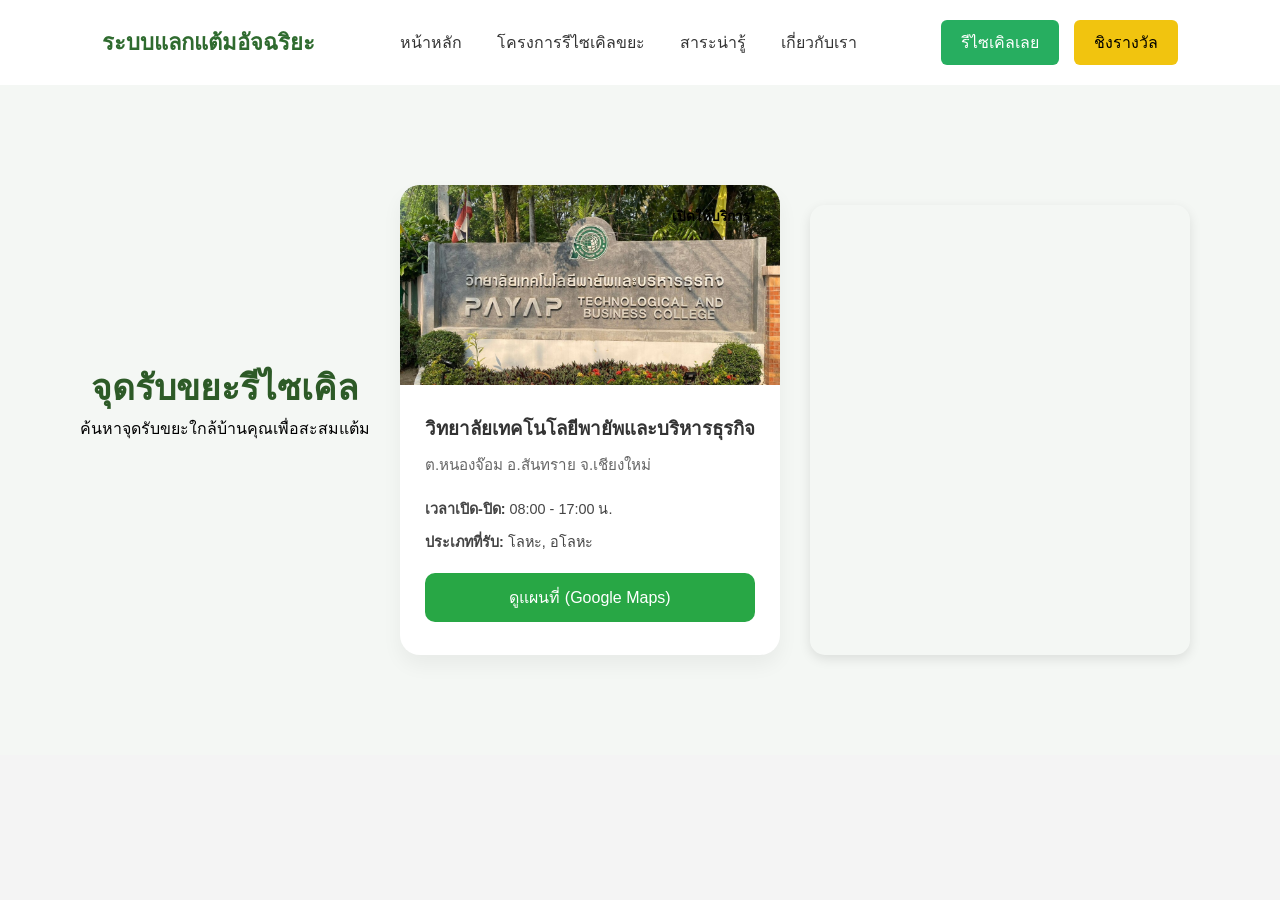
<file: location.html>
<!DOCTYPE html>
<html lang="th">
<head>
<meta charset="UTF-8">
<meta name="viewport" content="width=device-width, initial-scale=1.0">
<title>รีไซเคิลเลย |</title>
<link rel="stylesheet" href="style.css">
</head>
<body>
<header class="navbar">

<div class="nav-logo">
ระบบแลกแต้มอัจฉริยะ
</div>

<nav class="nav-menu">
<a href="index.html">หน้าหลัก</a>
<a href="project.html">โครงการรีไซเคิลขยะ</a>
<a href="knowledge.html">สาระน่ารู้</a>
<a href="about.html">เกี่ยวกับเรา</a>
</nav>

<div class="nav-buttons">
<a href="recycle.html" class ="btn-green">รีไซเคิลเลย</a>
<a href="reward.html" class="btn-yellow">ชิงรางวัล</a>
</div>

</header>
<body>
<section class="location-section">
    <div class="container">
        <div class="section-header">
            <h2>จุดรับขยะรีไซเคิล</h2>
            <p>ค้นหาจุดรับขยะใกล้บ้านคุณเพื่อสะสมแต้ม</p>
        </div>

        <div class="location-grid">
            <div class="location-card">
                <div class="location-status online">เปิดให้บริการ</div>
                <div class="location-image">
                    <img src="พายัพ.jpg" alt="วิทยาลัยเทคโนโลยีพายัพ">
                </div>
                <div class="location-details">
                    <h3>วิทยาลัยเทคโนโลยีพายัพและบริหารธุรกิจ</h3>
                    <p class="address">
                        <i class="fas fa-map-marker-alt"></i> 
                        ต.หนองจ๊อม อ.สันทราย จ.เชียงใหม่
                    </p>
                    <div class="info-row">
                        <span><strong>เวลาเปิด-ปิด:</strong> 08:00 - 17:00 น.</span>
                    </div>
                    <div class="info-row">
                        <span><strong>ประเภทที่รับ:</strong> โลหะ, อโลหะ</span>
                    </div>
                  
                    <a href="https://www.google.com/maps/place/%E0%B8%A7%E0%B8%B4%E0%B8%97%E0%B8%A2%E0%B8%B2%E0%B8%A5%E0%B8%B1%E0%B8%A2%E0%B9%80%E0%B8%97%E0%B8%84%E0%B9%82%E0%B8%99%E0%B9%82%E0%B8%A5%E0%B8%A2%E0%B8%B5%E0%B8%9E%E0%B8%B2%E0%B8%A2%E0%B8%B1%E0%B8%9E%E0%B9%81%E0%B8%A5%E0%B8%B0%E0%B8%9A%E0%B8%A3%E0%B8%B4%E0%B8%AB%E0%B8%B2%E0%B8%A3%E0%B8%98%E0%B8%B8%E0%B8%A3%E0%B8%81%E0%B8%B4%E0%B8%88/@18.8519238,99.0093208,18.78z/data=!4m7!3m6!1s0x30da24b53a44f981:0xc0c9fd84ec539353!4b1!8m2!3d18.8521499!4d99.0099792!16s%2Fg%2F1tfgrq67?entry=ttu&g_ep=EgoyMDI2MDQxOS4wIKXMDSoASAFQAw%3D%3D" target="_blank" class="btn-map">
                        ดูแผนที่ (Google Maps)
                    </a>
                </div>
            </div>

            <div class="map-container">
    <iframe 
        src="https://www.google.com/maps/embed?pb=!1m18!1m12!1m3!1d3775.894371556013!2d99.0118671759604!3d18.8473950591026!2m3!1f0!2f0!3f0!3m2!1i1024!2i768!4f13.1!3m3!1m2!1s0x30da23f03bb7f523%3A0x7d0d08670868f047!2z4Lin4Li04LiX4Lii4Liy4Lil4Lix4Lii4LmA4LiX4LiE4LmC4LiZ4LmC4Lil4Lii4Li14Lie4Liy4Lii4Lix4Lia4LmB4Lil4Liw4Lia4Lix4LiZ4LiX4Li44Lij4LiH4LiB4Liy4Lij4Lig4Liy4LiE4LiV4Liy!5e0!3m2!1sth!2sth!4v1713759000000!5m2!1sth!2sth" 
        width="100%" 
        height="450" 
        style="border:0;" 
        allowfullscreen="" 
        loading="lazy" 
        referrerpolicy="no-referrer-when-downgrade">
    </iframe>
</div>
            </div>
        </div>
    </div>
</section>
</body>
</html>
</file>
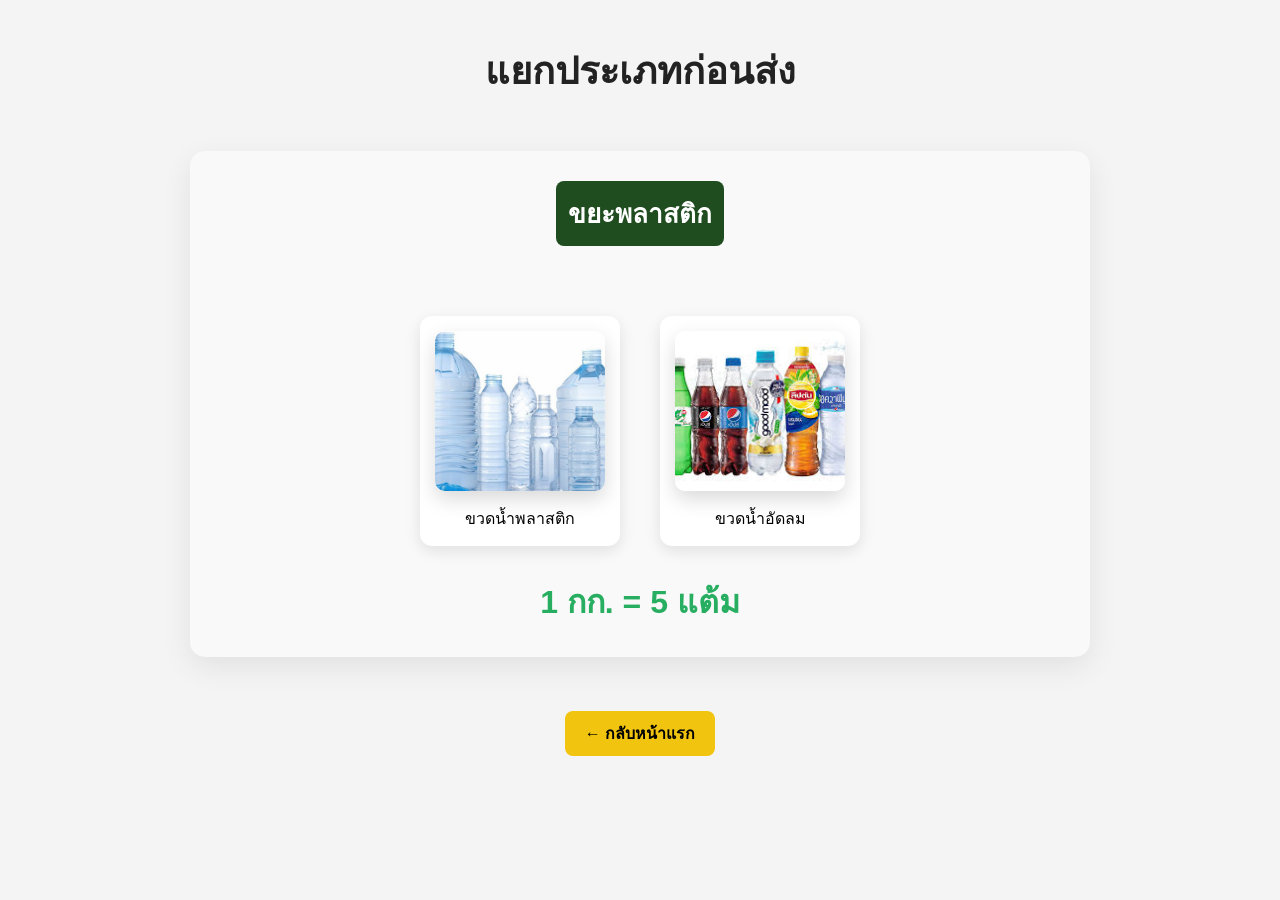
<file: metal.html>
<!DOCTYPE html>
<html lang="th">
<head>
<meta charset="UTF-8">
<meta name="viewport" content="width=device-width, initial-scale=1.0">
<title>โลหะ</title>
<link rel="stylesheet" href="style.css">
<link href="https://fonts.googleapis.com/css2?family=Kanit:wght@300;400;600;700&display=swap" rel="stylesheet">
</head>
<body>

<section class="plastic-page">

    <h1 class="big-title">แยกประเภทก่อนส่ง</h1>

    <div class="type-box">

        <h2 class="green-bar">ขยะพลาสติก</h2>

        <div class="type-row">

            <div class="type-card">
                <img src="ขวดน้ำพลาสติก.jpg">
                <p>ขวดน้ำพลาสติก</p>
            </div>
            
            <div class="type-card">
                <img src="ขวดน้ำอัดลม (PET).jpg">
                <p>ขวดน้ำอัดลม</p>
            </div>

        </div>

        <h3 class="point-text">1 กก. = 5 แต้ม</h3>

    </div>

    <br>
    <a href="index.html" class="back-btn">← กลับหน้าแรก</a>

</section>

</body>
</html>
</file>
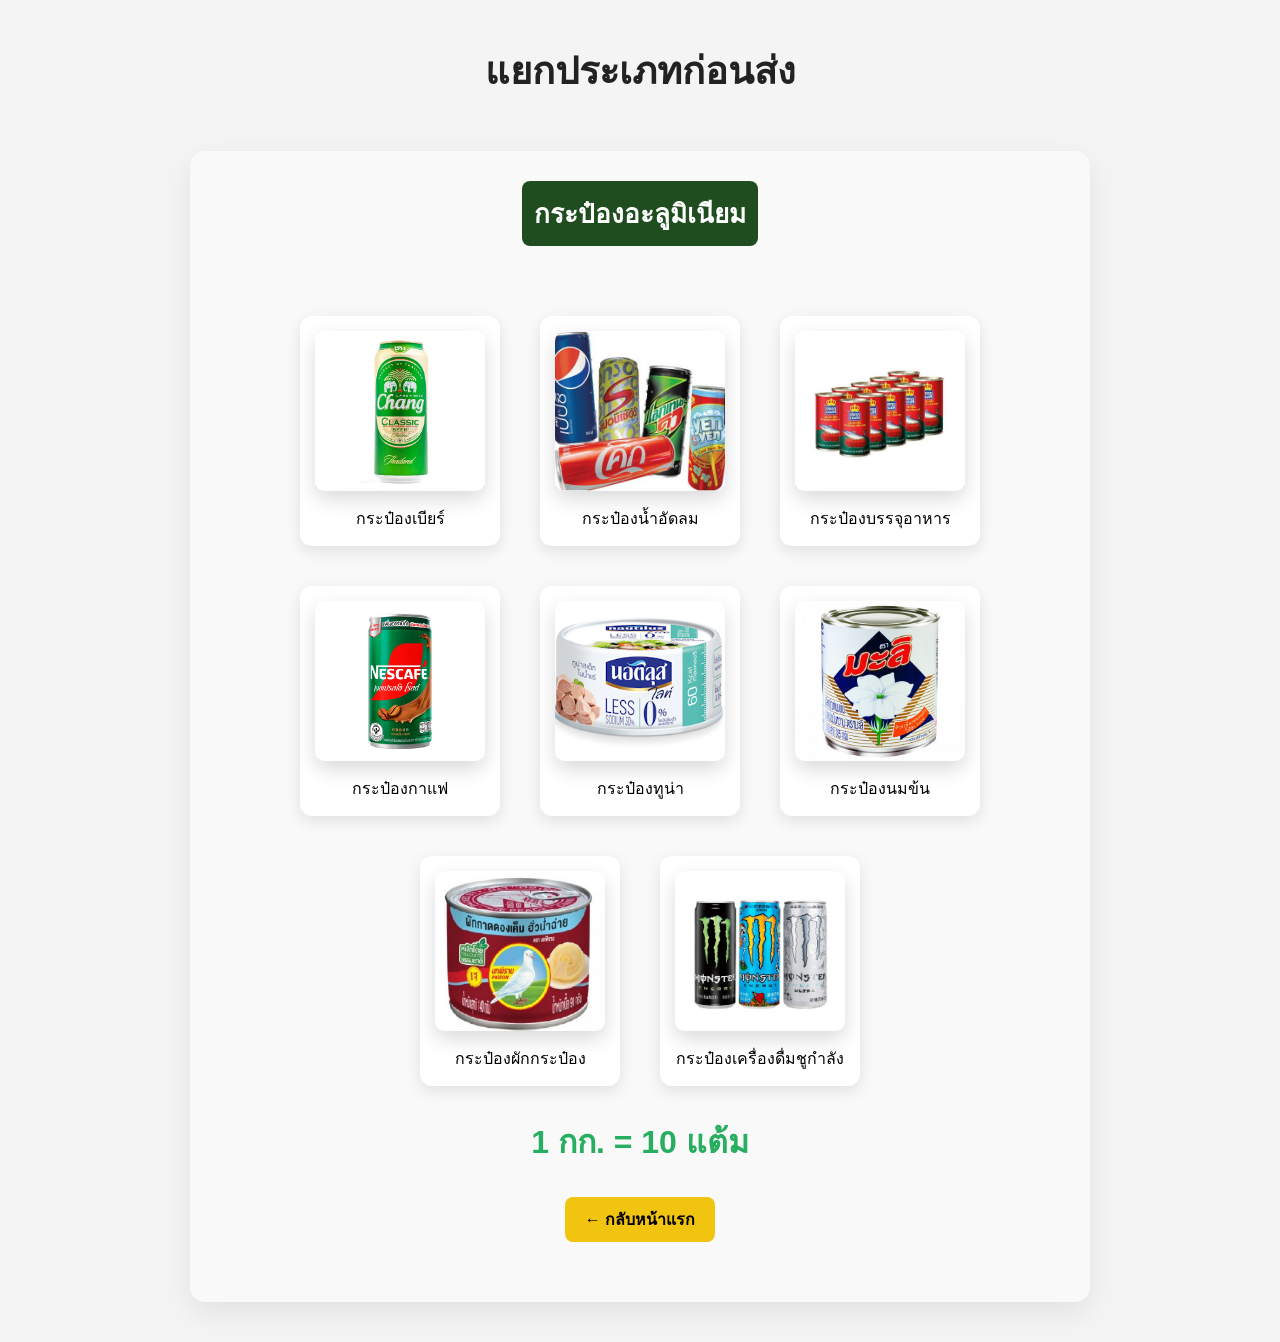
<file: plastic.html>
<!DOCTYPE html>
<html lang="th">
<head>
<meta charset="UTF-8">
<meta name="viewport" content="width=device-width, initial-scale=1.0">
<title>พลาสติก</title>
<link rel="stylesheet" href="style.css">
</head>
<body>

<section class="plastic-page">

    <h1 class="big-title">แยกประเภทก่อนส่ง</h1>

    <!-- พลาสติกยืดได้ -->
    <div class="type-box">
        <h2 class="green-bar">กระป๋องอะลูมิเนียม</h2>

        <div class="type-row">
            <div class="type-card">
                <img src="กระป๋องเบียร์.jpg">
                <p>กระป๋องเบียร์</p>
            </div>

            <div class="type-card">
                <img src="กระป๋องน้ำอัดลม.jpg">
                <p>กระป๋องน้ำอัดลม</p>
            </div>

            <div class="type-card">
                <img src="กระป๋องบรรจุอาหาร.jpg">
                <p>กระป๋องบรรจุอาหาร</p>
            </div>

            <div class="type-card">
                <img src="กระป๋องกาแฟ.webp">
                <p>กระป๋องกาแฟ</p>
            </div>

             <div class="type-card">
                <img src="กระป๋องทูน่า.png">
                <p>กระป๋องทูน่า</p>
            </div>

             <div class="type-card">
                <img src="กระป๋องนมข้น.jpg">
                <p>กระป๋องนมข้น</p>
            </div>

             <div class="type-card">
                <img src="กระป๋องผักกระป๋อง.jpg">
                <p>กระป๋องผักกระป๋อง</p>
            </div>

             <div class="type-card">
                <img src="กระป๋องเครื่องดื่มชูกำลัง.jpg">
                <p>กระป๋องเครื่องดื่มชูกำลัง</p>
            </div>
            
    </div>
    <h3 class="point-text">1 กก. = 10 แต้ม</h3>
    <a href="index.html" class="back-btn">← กลับหน้าแรก</a>
</section>
</body>
</html>
</file>
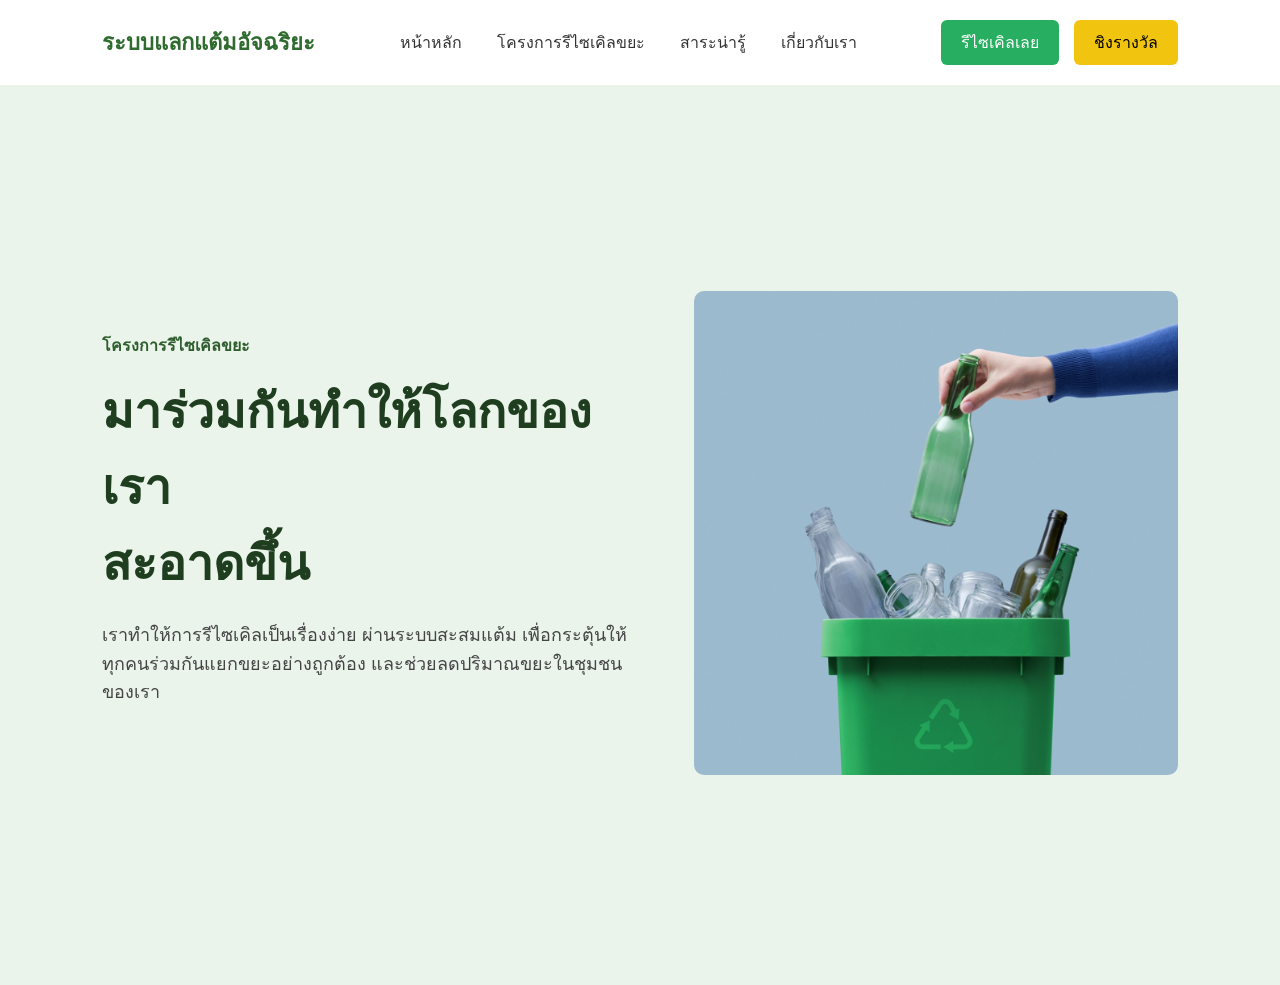
<file: project.html>
<!DOCTYPE html>
<html lang="th">
<head>
<meta charset="UTF-8">
<meta name="viewport" content="width=device-width, initial-scale=1.0">
<title>โครงการรีไซเคิลขยะ</title>
<link rel="stylesheet" href="style.css">
</head>
<body>
    <header class="navbar">

<div class="nav-logo">
ระบบแลกแต้มอัจฉริยะ
</div>

<nav class="nav-menu">
<a href="index.html">หน้าหลัก</a>
<a href="project.html">โครงการรีไซเคิลขยะ</a>
<a href="knowledge.html">สาระน่ารู้</a>
<a href="reward.html">เกี่ยวกับเรา</a>
</nav>

<div class="nav-buttons">
<a href="recycle.html" class ="btn-green">รีไซเคิลเลย</a>
<a href="reward.html" class="btn-yellow">ชิงรางวัล</a>
</div>

</header>
<section class="project-page">

    <div class="project-left">
        <h4 class="small-title">โครงการรีไซเคิลขยะ</h4>

        <h1>
            มาร่วมกันทำให้โลกของเรา<br>
            สะอาดขึ้น
        </h1>

        <p>
            เราทำให้การรีไซเคิลเป็นเรื่องง่าย ผ่านระบบสะสมแต้ม
            เพื่อกระตุ้นให้ทุกคนร่วมกันแยกขยะอย่างถูกต้อง
            และช่วยลดปริมาณขยะในชุมชนของเรา
        </p>

       
    </div>

    <div class="project-right">
        <img src="1.jpg" alt="กิจกรรมรีไซเคิล">
    </div>

</section>
</div>
</body>
</html>
</file>
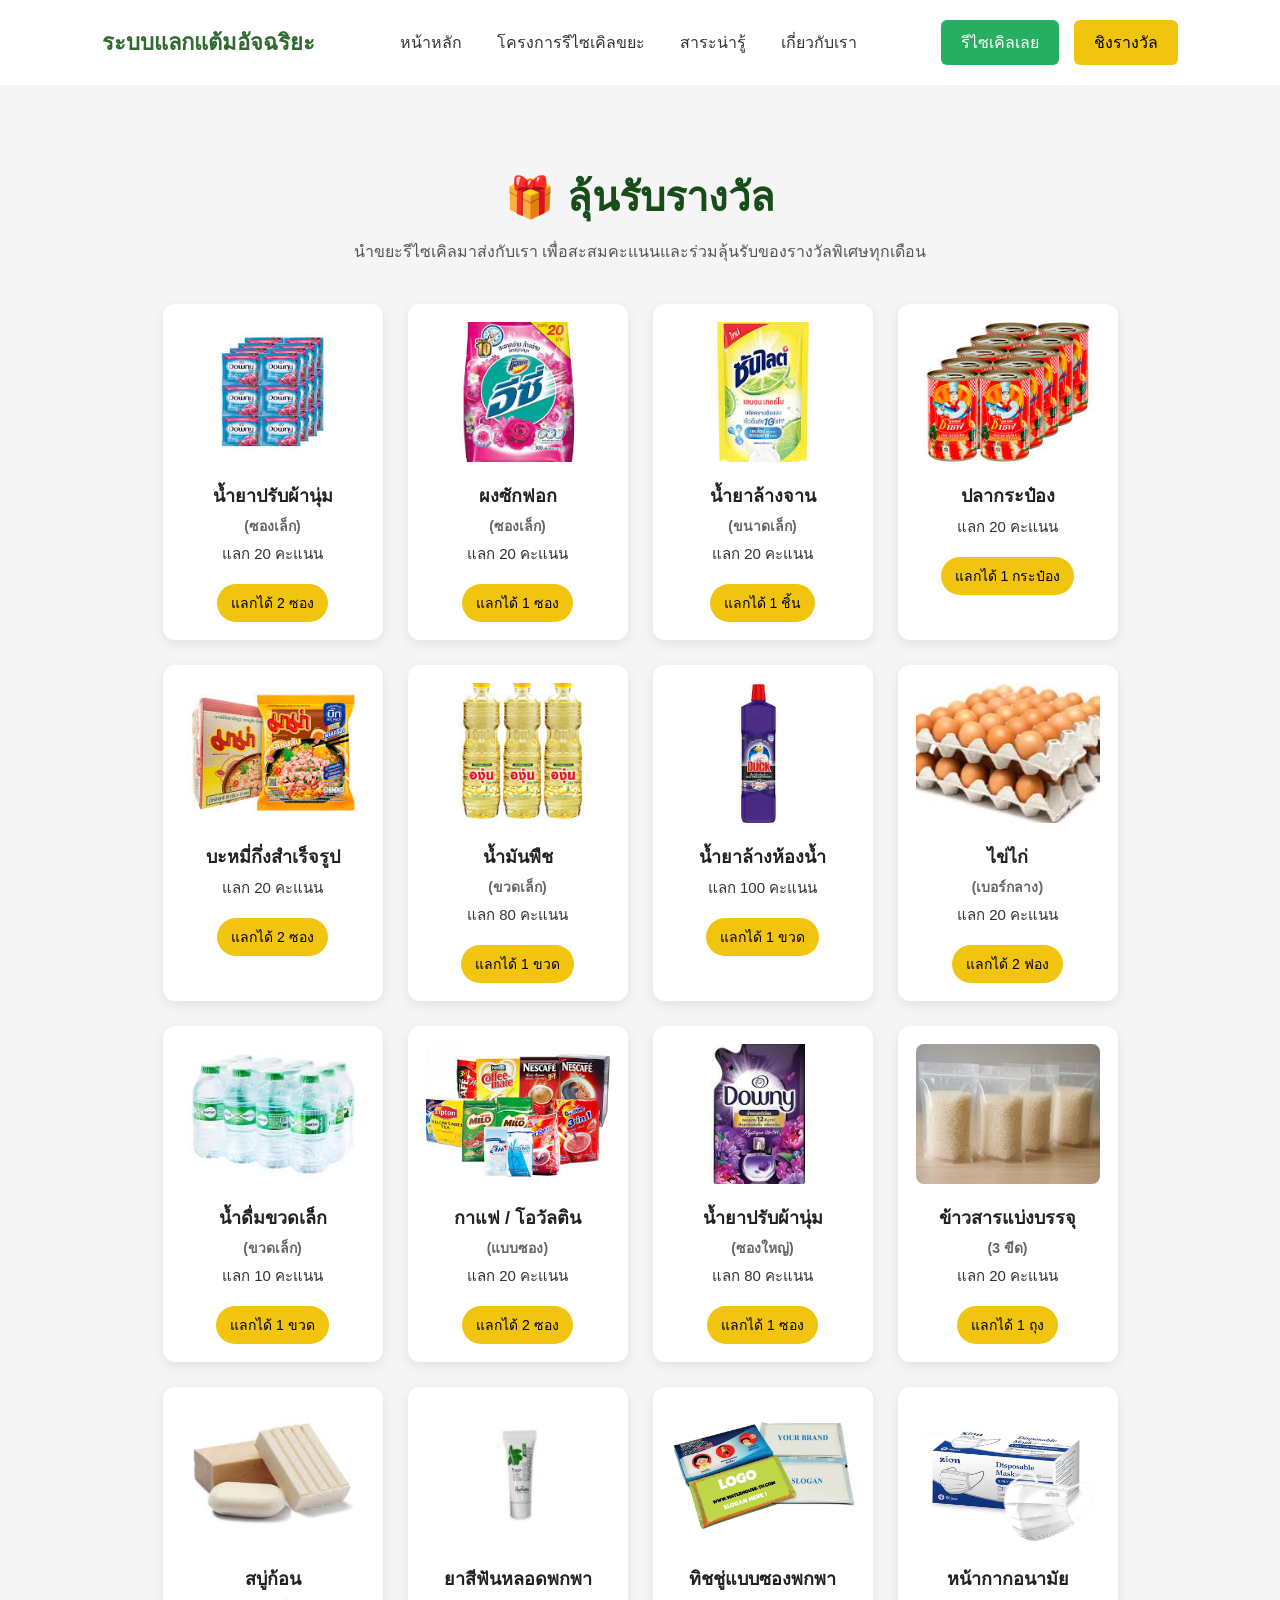
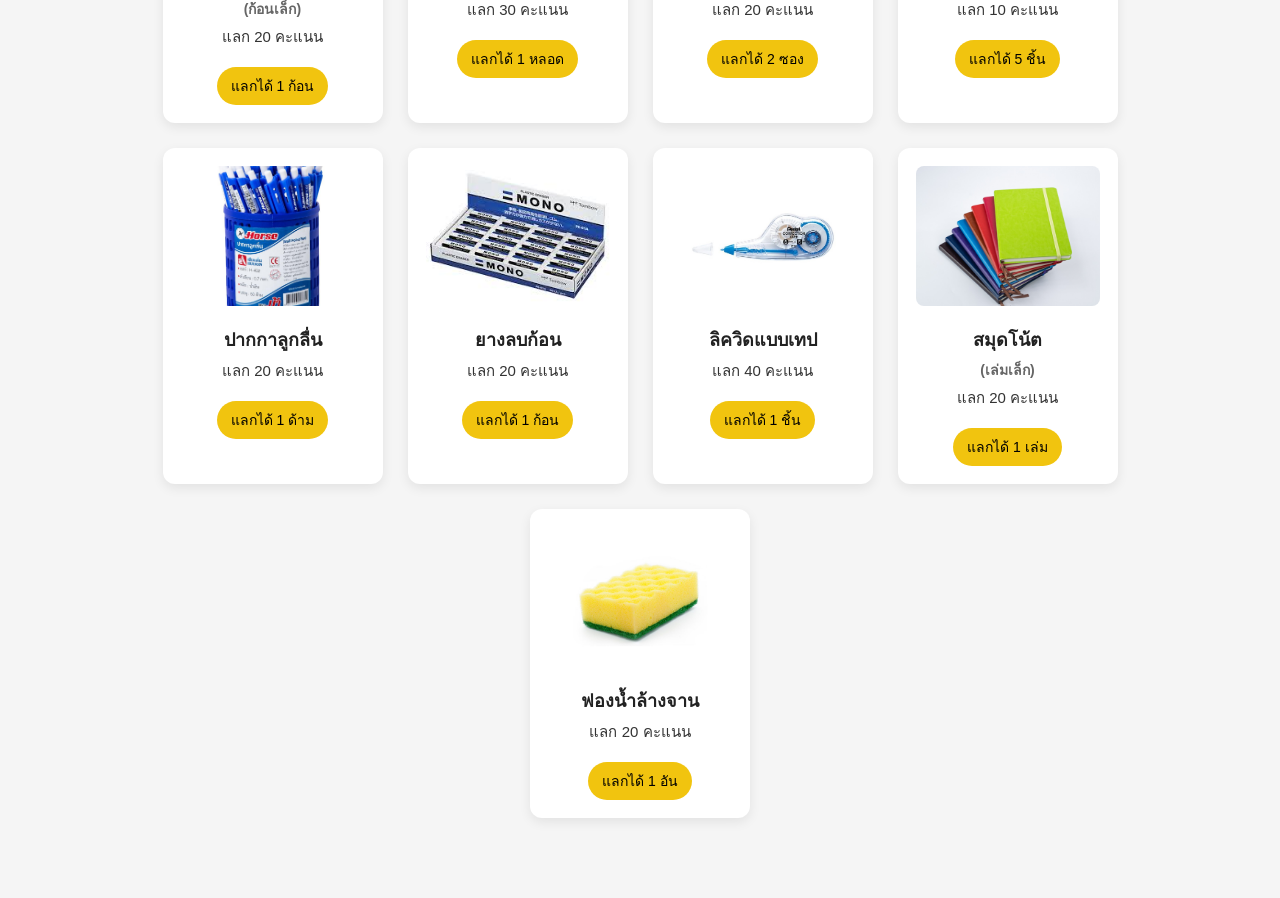
<file: reward.html>
<!DOCTYPE html>
<html lang="th">
<head>
<meta charset="UTF-8">
<title>ชิงรางวัล</title>
<link rel="stylesheet" href="style.css">
</head>

<body>

<!-- NAVBAR -->
<header class="navbar">

<div class="nav-logo">
ระบบแลกแต้มอัจฉริยะ
</div>

<nav class="nav-menu">
<a href="index.html">หน้าหลัก</a>
<a href="project.html">โครงการรีไซเคิลขยะ</a>
<a href="knowledge.html">สาระน่ารู้</a>
<a href="about.html">เกี่ยวกับเรา</a>
</nav>

<div class="nav-buttons">
<a href="#" class="btn-green">รีไซเคิลเลย</a>
<a href="reward.html" class="btn-yellow">ชิงรางวัล</a>
</div>

</header>


<!-- REWARD SECTION -->
<section class="reward-section">

<h1 class="reward-title">🎁 ลุ้นรับรางวัล</h1>

<p class="reward-desc">
นำขยะรีไซเคิลมาส่งกับเรา เพื่อสะสมคะแนนและร่วมลุ้นรับของรางวัลพิเศษทุกเดือน</p>

<div class="reward-container">

<div class="reward-card">
<img src="ซองเล็ก.jpg">
<h3>น้ำยาปรับผ้านุ่ม</h3>
<h4>(ซองเล็ก)</h4>
<p>แลก 20 คะแนน</p>
<br>
<a href="reward.html" class="btn-yellow">แลกได้ 2 ซอง</a>
</div>

<div class="reward-card">
<img src="ผงซักฟอก.jpg">
<h3>ผงซักฟอก</h3>
<h4>(ซองเล็ก)</h4>
<p>แลก 20 คะแนน</p>
<br>
<a href="reward.html" class="btn-yellow">แลกได้ 1 ซอง</a>
</div>

<div class="reward-card">
<img src="น้ำยาล้างจาน.jpg">
<h3>น้ำยาล้างจาน</h3>
<h4>(ขนาดเล็ก)</h4>
<p>แลก 20 คะแนน</p>
<br>
<a href="reward.html" class="btn-yellow">แลกได้ 1 ชิ้น</a>
</div>

<div class="reward-card">
<img src="ปลากระป๋อง.jpg">
<h3>ปลากระป๋อง</h3>
<p>แลก 20 คะแนน</p>
<br>
<a href="reward.html" class="btn-yellow">แลกได้ 1 กระป๋อง</a>
</div>

<div class="reward-card">
<img src="บะหมี่กึ่งสำเร็จรูป.jpg">
<h3>บะหมี่กึ่งสำเร็จรูป</h3>
<p>แลก 20 คะแนน</p>
<br>
<a href="reward.html" class="btn-yellow">แลกได้ 2 ซอง</a>
</div>
<div class="reward-card">
<img src="น้ำมันพืช.jpg">
<h3>น้ำมันพืช</h3>
<h4>(ขวดเล็ก)</h4>
<p>แลก 80 คะแนน</p>
<br>
<a href="reward.html" class="btn-yellow">แลกได้ 1 ขวด</a>
</div>

<div class="reward-card">
<img src="น้ำยาล้างห้องน้ำ.jpg">
<h3>น้ำยาล้างห้องน้ำ</h3>
<p>แลก 100 คะแนน</p>
<br>
<a href="reward.html" class="btn-yellow">แลกได้ 1 ขวด</a>
</div>

<div class="reward-card">
<img src="ไข่ไก่.jpg">
<h3>ไข่ไก่</h3>
<h4>(เบอร์กลาง)</h4>
<p>แลก 20 คะแนน</p>
<br>
<a href="reward.html" class="btn-yellow">แลกได้ 2 ฟอง</a>
</div>

<div class="reward-card">
<img src="น้ำดื่มขวดเล็ก.jpg">
<h3>น้ำดื่มขวดเล็ก</h3>
<h4>(ขวดเล็ก)</h4>
<p>แลก 10 คะแนน</p>
<br>
<a href="reward.html" class="btn-yellow">แลกได้ 1 ขวด</a>
</div>

<div class="reward-card">
<img src="กาแฟ.jpg">
<h3>กาแฟ / โอวัลติน</h3>
<h4>(แบบซอง)</h4>
<p>แลก 20 คะแนน</p>
<br>
<a href="reward.html" class="btn-yellow">แลกได้ 2 ซอง</a>
</div>

<div class="reward-card">
<img src="ซองใหญ่.jpg">
<h3>น้ำยาปรับผ้านุ่ม</h3>
<h4>(ซองใหญ่)</h4>
<p>แลก 80 คะแนน</p>
<br>
<a href="reward.html" class="btn-yellow">แลกได้ 1 ซอง</a>
</div>

<div class="reward-card">
<img src="ข้าวสารแบ่งบรรจุ.jpg">
<h3>ข้าวสารแบ่งบรรจุ</h3>
<h4>(3 ขีด)</h4>
<p>แลก 20 คะแนน</p>
<br>
<a href="reward.html" class="btn-yellow">แลกได้ 1 ถุง</a>
</div>

<div class="reward-card">
<img src="สบู่ก้อน.jpg">
<h3>สบู่ก้อน</h3>
<h4>(ก้อนเล็ก)</h4>
<p>แลก 20 คะแนน</p>
<br>
<a href="reward.html" class="btn-yellow">แลกได้ 1 ก้อน</a>
</div>

<div class="reward-card">
<img src="ยาสีฟันหลอดพกพา.jpg">
<h3>ยาสีฟันหลอดพกพา</h3>
<p>แลก 30 คะแนน</p>
<br>
<a href="reward.html" class="btn-yellow">แลกได้ 1 หลอด</a>
</div>

<div class="reward-card">
<img src="ทิชชู่แบบซองพกพา.jpg">
<h3>ทิชชู่แบบซองพกพา</h3>
<p>แลก 20 คะแนน</p>
<br>
<a href="reward.html" class="btn-yellow">แลกได้ 2 ซอง</a>
</div>

<div class="reward-card">
<img src="หน้ากากอนามัย.jpg">
<h3>หน้ากากอนามัย</h3>
<p>แลก 10 คะแนน</p>
<br>
<a href="reward.html" class="btn-yellow">แลกได้ 5 ชิ้น</a>
</div>

<div class="reward-card">
<img src="ปากกาลูกลื่น.jpg">
<h3>ปากกาลูกลื่น</h3>
<p>แลก 20 คะแนน</p>
<br>
<a href="reward.html" class="btn-yellow">แลกได้ 1 ด้าม</a>
</div>

<div class="reward-card">
<img src="ยางลบก้อน.jpg">
<h3>ยางลบก้อน</h3>
<p>แลก 20 คะแนน</p>
<br>
<a href="reward.html" class="btn-yellow">แลกได้ 1 ก้อน</a>
</div>

<div class="reward-card">
<img src="ลิควิดแบบเทป.jpg">
<h3>ลิควิดแบบเทป</h3>
<p>แลก 40 คะแนน</p>
<br>
<a href="reward.html" class="btn-yellow">แลกได้ 1 ชิ้น</a>
</div>

<div class="reward-card">
<img src="สมุดโน้ต.jpg">
<h3>สมุดโน้ต</h3>
<h4>(เล่มเล็ก)</h4>
<p>แลก 20 คะแนน</p>
<br>
<a href="reward.html" class="btn-yellow">แลกได้ 1 เล่ม</a>
</div>

<div class="reward-card">
<img src="ฟองน้ำล้างจาน.jpg">
<h3>ฟองน้ำล้างจาน</h3>
<p>แลก 20 คะแนน</p>
<br>
<a href="reward.html" class="btn-yellow">แลกได้ 1 อัน</a>
</div>

</div>

</section>

</body>
</html>
</file>
<file: style.css>
* {
    margin: 0;
    padding: 0;
    box-sizing: border-box;
}

body {
    font-family: 'Kanit', sans-serif;
}

/* HERO */
.hero {
    display: flex;
    align-items: center;
    justify-content: space-between;
    padding: 80px 10%;
    min-height: 90vh;
    background: linear-gradient(to right, #eaf5ea 50%, white 50%);
}

/* LEFT SIDE */
.hero-left {
    width: 50%;
}

.small-title {
    color: #2e7d32;
    font-weight: 600;
    margin-bottom: 15px;
}

.hero-left h1 {
    font-size: 64px;
    font-weight: 700;
    color: #1b5e20;
    margin-bottom: 20px;
}

.description {
    font-size: 18px;
    color: #444;
    line-height: 1.6;
    margin-bottom: 30px;
}

/* Buttons */
.hero-buttons {
    display: flex;
    gap: 15px;
}

.btn-yellow {
    background: #f4c20d;
    border: none;
    padding: 14px 30px;
    border-radius: 30px;
    font-weight: 600;
    cursor: pointer;
    transition: 0.3s;
}

.btn-yellow:hover {
    background: #e6b800;
}

.btn-green {
    background: #2e7d32;
    color: white;
    border: none;
    padding: 14px 30px;
    border-radius: 30px;
    font-weight: 600;
    cursor: pointer;
    transition: 0.3s;
}

.btn-green:hover {
    background: #1b5e20;
}

/* RIGHT SIDE */
.hero-right {
    width: 50%;
    text-align: right;
}

.hero-right img {
    width: 90%;
    border-radius: 20px;
}

/* Responsive */
@media (max-width: 992px) {
    .hero {
        flex-direction: column;
        text-align: center;
        background: #eaf5ea;
    }

    .hero-left, .hero-right {
        width: 100%;
    }

    .hero-right img {
        margin-top: 40px;
        width: 100%;
    }

    .hero-buttons {
        justify-content: center;
    }
}
/* ทำให้เลื่อนลื่น */
html {
    scroll-behavior: smooth;
}

/* STEPS SECTION */
.steps-section {
    padding: 120px 10%;
    text-align: center;
    background: #f7f7f7;
}

.steps-title {
    font-size: 48px;
    font-weight: 700;
    color: #2e7d32;
}

.underline {
    width: 80px;
    height: 4px;
    background: #f4c20d;
    margin: 15px auto 60px auto;
    border-radius: 10px;
}

.steps-container {
    display: flex;
    justify-content: center;
    gap: 40px;
    flex-wrap: wrap;
}

.step-card {
    background: white;
    width: 320px;
    padding: 40px 30px;
    border-radius: 20px;
    box-shadow: 0 15px 40px rgba(0,0,0,0.08);
    transition: 0.3s ease;
}

.step-card:hover {
    transform: translateY(-10px);
    box-shadow: 0 20px 50px rgba(0,0,0,0.15);
}

.step-icon {
    font-size: 60px;
    margin-bottom: 20px;
}

.step-card h3 {
    color: #2e7d32;
    font-size: 26px;
    margin-bottom: 15px;
}

.step-card p {
    color: #555;
    font-size: 15px;
    line-height: 1.6;
    margin-bottom: 25px;
}

.step-btn {
    text-decoration: none;
    background: #f4c20d;
    color: black;
    padding: 12px 25px;
    border-radius: 30px;
    font-weight: 600;
    transition: 0.3s;
    display: inline-block;
}

.step-btn:hover {
    background: #e6b800;
}
/* RECYCLE SECTION */
.recycle-section {
    padding: 120px 10%;
    text-align: center;
    background: #dcebdc;
}

.recycle-title {
    font-size: 48px;
    font-weight: 700;
    color: #1b5e20;
}

.recycle-container {
    margin-top: 60px;
    display: flex;
    justify-content: center;
    gap: 50px;
    flex-wrap: wrap;
}

.recycle-item h3 {
    margin-top: 20px;
    font-size: 22px;
    color: #1b5e20;
}

/* วงกลมรูป */
.circle {
    width: 250px;
    height: 250px;
    border-radius: 50%;
    overflow: hidden;
    position: relative;
    box-shadow: 0 10px 30px rgba(0,0,0,0.1);
    transition: 0.4s;
}

.circle img {
    width: 100%;
    height: 100%;
    object-fit: cover;
    transition: 0.4s;
}

/* ปุ่มซ้อนกลางรูป */
.overlay-btn {
    position: absolute;
    top: 50%;
    left: 50%;
    transform: translate(-50%, -50%);
    background: rgba(255,255,255,0.8);
    padding: 10px 25px;
    border: 2px solid white;
    color: #1b5e20;
    font-weight: 600;
    text-decoration: none;
    opacity: 0;
    transition: 0.4s;
}

/* Hover Effect */
.circle:hover img {
    transform: scale(1.1);
}

.circle:hover .overlay-btn {
    opacity: 1;
}

/* Responsive */
@media (max-width: 992px) {
    .recycle-container {
        gap: 30px;
    }

    .circle {
        width: 200px;
        height: 200px;
    }
}
/* CONTACT SECTION */
.contact-section {
    padding: 120px 10%;
    background: #ffffff;
    text-align: center;
}

.contact-title {
    font-size: 48px;
    font-weight: 700;
    color: #1b5e20;
}

.contact-container {
    margin-top: 60px;
    display: flex;
    justify-content: space-between;
    gap: 60px;
    flex-wrap: wrap;
    text-align: left;
}

/* ฝั่งข้อมูล */
.contact-info {
    flex: 1;
    min-width: 280px;
}

.contact-info h3 {
    margin-bottom: 20px;
    color: #2e7d32;
}

.contact-info p {
    margin-bottom: 10px;
    color: #444;
}

.contact-social {
    margin-top: 20px;
}

.contact-social a {
    display: inline-block;
    margin-right: 15px;
    text-decoration: none;
    color: #2e7d32;
    font-weight: 600;
}

/* ฝั่งฟอร์ม */
.contact-form {
    flex: 1;
    min-width: 280px;
}

.contact-form h3 {
    margin-bottom: 20px;
    color: #2e7d32;
}

.contact-form form {
    display: flex;
    flex-direction: column;
    gap: 15px;
}

.contact-form input,
.contact-form textarea {
    padding: 12px;
    border-radius: 8px;
    border: 1px solid #ccc;
    font-family: 'Kanit', sans-serif;
}

.contact-form button {
    background: #f4c20d;
    border: none;
    padding: 12px;
    border-radius: 30px;
    font-weight: 600;
    cursor: pointer;
    transition: 0.3s;
}

.contact-form button:hover {
    background: #e6b800;
}

/* Responsive */
@media (max-width: 992px) {
    .contact-container {
        flex-direction: column;
        text-align: center;
    }

    .contact-info, .contact-form {
        text-align: center;
    }
}
/* MODAL */
.modal {
    display: none;
    position: fixed;
    z-index: 999;
    left: 0;
    top: 0;
    width: 100%;
    height: 100%;
    background: rgba(0,0,0,0.6);
}

.modal-content {
    background: #f4c20d;
    padding: 60px 40px;
    width: 90%;
    max-width: 1200px;
    margin: 5% auto;
    border-radius: 20px;
    text-align: center;
    position: relative;
}

.modal-content h2 {
    font-size: 48px;
    color: #1b5e20;
}

.subtitle {
    margin-bottom: 40px;
    font-weight: 600;
}

.close {
    position: absolute;
    right: 25px;
    top: 15px;
    font-size: 30px;
    cursor: pointer;
}

.modal-container {
    display: flex;
    justify-content: center;
    gap: 40px;
    flex-wrap: wrap;
}

.modal-item {
    width: 280px;
}

.modal-item img {
    width: 200px;
    height: 200px;
    border-radius: 50%;
    object-fit: cover;
    margin-bottom: 20px;
}

.green-btn {
    margin-top: 15px;
    background: #2e7d32;
    color: white;
    border: none;
    padding: 10px 20px;
    border-radius: 30px;
    cursor: pointer;
}

.green-btn:hover {
    background: #1b5e20;
}
/* ===== PLASTIC PAGE ===== */

.plastic-page {
    padding: 50px 20px;
    text-align: center;
}

.big-title {
    font-size: 36px;
    margin-bottom: 40px;
}

.green-bar {
    background: #1f4d2b;
    color: white;
    padding: 15px;
    font-size: 24px;
}

.type-row {
    display: flex;
    justify-content: center;
    gap: 30px;
    margin: 30px 0;
    flex-wrap: wrap;
}

.type-card {
    width: 180px;
}

.type-card img {
    width: 180px;
    height: 180px;
    border-radius: 50%;
    object-fit: cover;
}

.point-text {
    font-size: 28px;
    font-weight: bold;
}
/* ===== PLASTIC PAGE ===== */

body {
    margin: 0;
    font-family: "Prompt", sans-serif;
    background-color: #f4f4f4;
}

/* Section */
.plastic-page {
    padding: 60px 20px;
    text-align: center;
}

/* หัวข้อใหญ่ */
.big-title {
    font-size: 38px;
    font-weight: bold;
    margin-bottom: 50px;
    color: #222;
}

/* กล่องหมวด */
.type-box {
    background: white;
    padding: 40px 20px 60px;
    margin: 40px auto;
    max-width: 1200px;
    border-radius: 12px;
    box-shadow: 0 10px 30px rgba(0,0,0,0.08);
}

/* แถบเขียว */
.green-bar {
    background: #1f4d2b;
    color: white;
    padding: 18px;
    font-size: 26px;
    border-radius: 8px;
    margin-bottom: 40px;
}

/* เรียงรูป */
.type-row {
    display: flex;
    justify-content: center;
    gap: 40px;
    flex-wrap: wrap;
}

/* การ์ดแต่ละอัน */
.type-card {
    width: 200px;
    transition: 0.3s;
}

.type-card img {
    width: 200px;
    height: 200px;
    border-radius: 50%;
    object-fit: cover;
    box-shadow: 0 8px 20px rgba(0,0,0,0.15);
}

/* Hover effect */
.type-card:hover {
    transform: translateY(-8px);
}

/* ข้อความใต้รูป */
.type-card p {
    margin-top: 15px;
    font-size: 16px;
    font-weight: 500;
}

/* แต้ม */
.point-text {
    margin-top: 50px;
    font-size: 32px;
    font-weight: bold;
    color: #000;
}
/* ===== PLASTIC PAGE ===== */

body {
    margin: 0;
    font-family: "Prompt", sans-serif;
    background-color: #f4f4f4;
}

/* Section */
.plastic-page {
    padding: 60px 20px;
    text-align: center;
}

/* หัวข้อใหญ่ */
.big-title {
    font-size: 38px;
    font-weight: bold;
    margin-bottom: 50px;
    color: #222;
}

/* กล่องหมวด */
.type-box {
    background: white;
    padding: 40px 20px 60px;
    margin: 40px auto;
    max-width: 1200px;
    border-radius: 12px;
    box-shadow: 0 10px 30px rgba(0,0,0,0.08);
}

/* แถบเขียว */
.green-bar {
    background: #1f4d2b;
    color: white;
    padding: 18px;
    font-size: 26px;
    border-radius: 8px;
    margin-bottom: 40px;
}

/* เรียงรูป */
.type-row {
    display: flex;
    justify-content: center;
    gap: 40px;
    flex-wrap: wrap;
}

/* การ์ดแต่ละอัน */
.type-card {
    width: 200px;
    transition: 0.3s;
}

.type-card img {
    width: 200px;
    height: 200px;
    border-radius: 50%;
    object-fit: cover;
    box-shadow: 0 8px 20px rgba(0,0,0,0.15);
}

/* Hover effect */
.type-card:hover {
    transform: translateY(-8px);
}

/* ข้อความใต้รูป */
.type-card p {
    margin-top: 15px;
    font-size: 16px;
    font-weight: 500;
}

/* แต้ม */
.point-text {
    margin-top: 50px;
    font-size: 32px;
    font-weight: bold;
    color: #000;
}
.back-btn {
    display: inline-block;
    margin-bottom: 30px;
    text-decoration: none;
    color: #1f4d2b;
    font-weight: bold;
}
.type-box {
    background: white;
    padding: 40px 20px 60px;
    margin: 40px auto;   /* 👈 ตัวนี้ทำให้กลาง */
    max-width: 600px;    /* 👈 จำกัดความกว้าง */
    border-radius: 12px;
    box-shadow: 0 10px 30px rgba(0,0,0,0.08);
    text-align: center;  /* 👈 ทำให้ข้อความกลาง */
}
.type-card img {
    display: block;
    margin: 0 auto;   /* ตัวนี้ทำให้รูปกลางแน่นอน */
}
/* ===== NAVBAR ===== */

.navbar {
    display: flex;
    justify-content: space-between;
    align-items: center;
    padding: 15px 60px;
    background: #f5f5f5;
    position: sticky;
    top: 0;
    z-index: 1000;
}

/* โลโก้ */
.nav-logo {
    font-size: 28px;
    font-weight: 700;
    color: #2f6b2f;
    font-family: 'Kanit', sans-serif;
}

/* เมนูกลาง */
.nav-menu {
    display: flex;
    gap: 30px;
}

.nav-menu a {
    text-decoration: none;
    color: #333;
    font-weight: 500;
    position: relative;
    transition: 0.3s;
}

.nav-menu a:hover {
    color: #2f6b2f;
}

/* เส้นใต้เวลา hover */
.nav-menu a::after {
    content: "";
    position: absolute;
    left: 0;
    bottom: -6px;
    width: 0%;
    height: 2px;
    background: #2f6b2f;
    transition: 0.3s;
}

.nav-menu a:hover::after {
    width: 100%;
}

/* ปุ่มขวา */
.nav-buttons {
    display: flex;
    gap: 15px;
}

/* ปุ่มเขียว */
.btn-green {
    background: #2f6b2f;
    color: white;
    padding: 8px 20px;
    border-radius: 20px;
    text-decoration: none;
    font-weight: 500;
    transition: 0.3s;
}

.btn-green:hover {
    background: #245424;
}

/* ปุ่มเหลือง */
.btn-yellow {
    background: #f4c400;
    color: black;
    padding: 8px 20px;
    border-radius: 20px;
    text-decoration: none;
    font-weight: 500;
    transition: 0.3s;
}

.btn-yellow:hover {
    background: #e0b000;
}
.back-btn {
    display: inline-block;
    margin-top: 40px;
    text-decoration: none;
    background: #1f4d2b;
    color: white;
    padding: 10px 20px;
    border-radius: 20px;
    transition: 0.3s;
}

.back-btn:hover {
    background: #16361f;
}
/* หน้าแก้ว */
.plastic-page {
    text-align: center;
    padding: 40px 20px;
    font-family: 'Kanit', sans-serif;
}

/* กล่องหลัก */
.type-box {
    background: #f9f9f9;
    padding: 30px;
    border-radius: 15px;
    max-width: 900px;
    margin: auto;
}

/* หัวแถบสีเขียว */
.green-bar {
    background: #2ecc71;
    color: white;
    padding: 10px;
    border-radius: 8px;
    display: inline-block;
}

/* 🔥 จัดเรียงการ์ดให้อยู่ในแถวเดียว */
.type-row {
    display: flex;
    justify-content: center;   /* จัดกลางแนวนอน */
    gap: 40px;                 /* ระยะห่างระหว่างการ์ด */
    margin-top: 30px;
    flex-wrap: wrap;           /* จอเล็กให้ลงบรรทัดใหม่ */
}

/* การ์ดแต่ละอัน */
.type-card {
    background: white;
    padding: 15px;
    border-radius: 12px;
    width: 200px;
    box-shadow: 0 5px 15px rgba(0,0,0,0.1);
    transition: 0.3s;
}

/* hover effect */
.type-card:hover {
    transform: translateY(-5px);
}

/* รูปภาพ */
.type-card img {
    width: 100%;
    height: 160px;
    object-fit: cover;
    border-radius: 10px;
}

/* แต้ม */
.point-text {
    color: #27ae60;
    margin-top: 15px;
}

/* ปุ่มกลับ */
.back-btn {
    display: inline-block;
    margin-top: 30px;
    text-decoration: none;
    background: #f1c40f;
    padding: 10px 20px;
    border-radius: 8px;
    color: black;
    font-weight: 600;
}
.detail-page{
    text-align:center;
    padding:40px;
    font-family:'Kanit',sans-serif;
}

.detail-box{
    background:#f5f5f5;
    padding:30px;
    border-radius:15px;
    max-width:1000px;
    margin:auto;
}

.green-bar{
    background:#1f4d1f;
    color:white;
    padding:12px;
    border-radius:8px;
}

.detail-row{
    display:flex;
    justify-content:center;
    gap:50px;
    margin-top:30px;
    flex-wrap:wrap;
}

.detail-card{
    background:white;
    padding:20px;
    border-radius:15px;
    width:250px;
    box-shadow:0 5px 15px rgba(0,0,0,0.1);
}

.detail-card img{
    width:100%;
    height:200px;
    object-fit:cover;
    border-radius:50%;
}

.note{
    margin-top:25px;
    font-size:20px;
    font-weight:600;
}

.back-btn{
    display:inline-block;
    margin-top:30px;
    padding:10px 20px;
    background:#f1c40f;
    border-radius:8px;
    text-decoration:none;
    color:black;
    font-weight:600;
}
/* รีเซ็ตพื้นฐาน */
* {
    margin: 0;
    padding: 0;
    box-sizing: border-box;
    font-family: "Prompt", sans-serif;
}

/* โครงสร้างหลัก */
.project-page {
    display: flex;
    align-items: center;
    justify-content: space-between;
    min-height: 100vh;
    background: #eaf4ea;
    padding: 60px 8%;
}

/* ฝั่งซ้าย */
.project-left {
    width: 50%;
}

.small-title {
    color: #2f5d2f;
    margin-bottom: 15px;
}

.project-left h1 {
    font-size: 48px;
    color: #1f3d1f;
    margin-bottom: 20px;
}

.project-left p {
    font-size: 18px;
    color: #444;
    margin-bottom: 30px;
    line-height: 1.6;
}

/* ปุ่ม */
.contact-btn {
    display: inline-block;
    background: #ffc107;
    color: #000;
    padding: 12px 30px;
    border-radius: 30px;
    text-decoration: none;
    font-weight: bold;
    transition: 0.3s;
}

.contact-btn:hover {
    background: #e0a800;
}

/* ฝั่งขวา */
.project-right {
    width: 45%;
}

.project-right img {
    width: 100%;
    border-radius: 10px;
}
/* ========================= */
/* KNOWLEDGE PAGE (ใช้ธีมเดิม) */
/* ========================= */

/* HERO */
.knowledge-hero {
    height: 320px;
    background: linear-gradient(rgba(0,80,0,0.6), rgba(0,80,0,0.6)),
                url("banner.jpg") center/cover no-repeat;
    display: flex;
    align-items: center;
    justify-content: center;
    text-align: center;
    color: white;
}

.knowledge-hero h5 {
    letter-spacing: 3px;
    margin-bottom: 10px;
    font-weight: 500;
}

.knowledge-hero h1 {
    font-size: 50px;
    font-weight: 700;
}

/* CONTENT */
.knowledge-content {
    padding: 70px 8%;
    display: flex;
    gap: 30px;
    justify-content: center;
    background: #f5f5f5;   /* สีพื้นแบบเดิม */
}

/* CARD */
.card {
    background: white;
    width: 330px;
    border-radius: 12px;
    overflow: hidden;
    box-shadow: 0 8px 25px rgba(0,0,0,0.08);
    position: relative;
    transition: 0.3s;
}

.card:hover {
    transform: translateY(-10px);
}

.card img {
    width: 100%;
    height: 230px;
    object-fit: cover;
}

/* TAG */
.tag {
    position: absolute;
    top: 15px;
    right: 15px;
    background: #1b5e20;   /* เขียวเข้มแบบเว็บเดิม */
    color: white;
    font-size: 12px;
    padding: 6px 14px;
    border-radius: 20px;
}

/* CARD BODY */
.card-body {
    padding: 20px;
}

.card-body h3 {
    color: #1b5e20;  /* ใช้สีเขียวธีมหลัก */
    font-size: 18px;
    line-height: 1.4;
}
.knowledge-content {
    padding: 80px 8%;
    background: #f4f7f4;
    display: flex;
    justify-content: center;
    gap: 30px;
    flex-wrap: wrap;   /* ⭐ เพิ่มบรรทัดนี้ */
}
/* ===== NAVBAR ===== */
.navbar{
    display:flex;
    justify-content:space-between;
    align-items:center;
    padding:20px 8%;
    background:white;
    font-family: 'Kanit', sans-serif;
}

/* โลโก้ */
.nav-logo{
    font-size:22px;
    font-weight:700;
}

/* เมนู */
.nav-menu{
    display:flex;
    gap:35px;
}

.nav-menu a{
    text-decoration:none;
    color:#333;
    font-size:16px;
    font-weight:500;
    transition:0.3s;
}

.nav-menu a:hover{
    color:#2ecc71;
}

/* ปุ่มด้านขวา */
.nav-buttons{
    display:flex;
    gap:15px;
}

/* ปุ่มสีเขียว */
.btn-green{
    background:#27ae60;
    color:white;
    padding:10px 20px;
    border-radius:6px;
    text-decoration:none;
    font-weight:500;
}

/* ปุ่มสีเหลือง */
.btn-yellow{
    background:#f1c40f;
    color:black;
    padding:10px 20px;
    border-radius:6px;
    text-decoration:none;
    font-weight:500;
}

.btn-green:hover{
    background:#1e874b;
}

.btn-yellow:hover{
    background:#d4ac0d;
}
/* การ์ดบทความ */
.card{
    width:300px;
    background:white;
    border-radius:10px;
    overflow:hidden;
    box-shadow:0 4px 10px rgba(0,0,0,0.1);
    transition:0.3s;
}

/* เวลาเอาเมาส์ไปชี้ */
.card:hover{
    transform:translateY(-5px);
}

/* รูปภาพ */
.card img{
    width:100%;
    height:180px;
    object-fit:cover;
}

/* ป้าย RECYCLING */
.tag{
    position:absolute;
    background:#27ae60;
    color:white;
    padding:5px 10px;
    font-size:12px;
    border-radius:4px;
    margin:10px;
}

/* เนื้อหาการ์ด */
.card-body{
    padding:15px;
}

.card-body h3{
    font-size:18px;
    margin:0;
}
.card-container{
    display:flex;
    gap:20px;
    justify-content:center;
    flex-wrap:wrap;
}
/* ABOUT PAGE */

.about-section{
padding:80px 10%;
background:#f5f5f5;
}

.about-container{
display:flex;
align-items:center;
gap:60px;
}

.about-video iframe{
width:500px;
height:280px;
border-radius:10px;
}

.about-text h1{
font-size:42px;
color:#184d1a;
margin-bottom:20px;
}

.about-text p{
font-size:16px;
line-height:1.7;
color:#333;
margin-bottom:15px;
}
/* REWARD PAGE */

.reward-section{
padding:80px 10%;
text-align:center;
}

.reward-title{
font-size:40px;
color:#184d1a;
margin-bottom:10px;
}

.reward-desc{
max-width:600px;
margin:auto;
margin-bottom:40px;
color:#555;
}

.reward-container{
display:flex;
justify-content:center;
gap:30px;
flex-wrap:wrap;
}

.reward-card{
width:250px;
background:white;
border-radius:10px;
box-shadow:0 4px 10px rgba(0,0,0,0.1);
padding:20px;
transition:0.3s;
}

.reward-card:hover{
transform:translateY(-5px);
}

.reward-card img{
width:100%;
border-radius:8px;
margin-bottom:10px;
}
/* ===== REWARD PAGE ===== */

.reward-section{
    padding:80px 10%;
    text-align:center;
    background:#f5f5f5;
}

.reward-title{
    font-size:40px;
    color:#184d1a;
    margin-bottom:10px;
    font-weight:700;
}

.reward-desc{
    max-width:600px;
    margin:auto;
    margin-bottom:40px;
    color:#555;
    font-size:16px;
}

/* container การ์ด */
.reward-container{
    display:flex;
    flex-wrap:wrap;
    justify-content:center;
    gap:25px;
}

/* การ์ดสินค้า */
.reward-card{
    width:220px;
    background:#ffffff;
    border-radius:12px;
    padding:18px;
    box-shadow:0 4px 12px rgba(0,0,0,0.08);
    transition:0.3s;
}

.reward-card:hover{
    transform:translateY(-6px);
    box-shadow:0 8px 18px rgba(0,0,0,0.15);
}

/* รูปสินค้า */
.reward-card img{
    width:100%;
    height:140px;
    object-fit:cover;
    border-radius:8px;
    margin-bottom:10px;
}

/* ชื่อสินค้า */
.reward-card h3{
    font-size:18px;
    margin:5px 0;
    color:#222;
}

.reward-card h4{
    font-size:14px;
    margin:0;
    color:#666;
}

/* คะแนน */
.reward-card p{
    font-size:15px;
    color:#333;
    margin-top:5px;
}

/* ปุ่มแลก */
.reward-card .btn-yellow{
    display:inline-block;
    padding:8px 14px;
    border-radius:20px;
    text-decoration:none;
    font-size:14px;
}
.navbar{
position:sticky;
top:0;
z-index:1000;
}
.more-btn{
    display:inline-block;
    margin-top:10px;
    padding:8px 16px;
    background:#4CAF50;
    color:white;
    border-radius:20px;
    text-decoration:none;
    font-size:14px;
    transition:0.3s;
}

.more-btn:hover{
    background:#3c9c41;
}
/* ===== RECYCLE SECTION ===== */
.recycle-section {
    padding: 80px 8%;
    background: #f4f7f4;
    font-family: 'Kanit', sans-serif;
}

.container {
    max-width: 1200px;
    margin: auto;
}

/* ===== HEADER (QR + BUTTON) ===== */
.action-header {
    display: flex;
    justify-content: space-between;
    align-items: center;
    margin-bottom: 50px;
    flex-wrap: wrap;
}

.qr-main {
    text-align: center;
}

.qr-img {
    width: 120px;
    border-radius: 10px;
    margin-bottom: 10px;
}

.btn-get-qr {
    background: #2e7d32;
    color: white;
    border: none;
    padding: 12px 25px;
    border-radius: 25px;
    cursor: pointer;
    font-size: 15px;
    transition: 0.3s;
}

.btn-get-qr:hover {
    background: #1b5e20;
}

/* ===== STEPS ===== */
.steps-container {
    display: grid;
    grid-template-columns: repeat(5, 1fr);
    gap: 25px;
}

/* ===== CARD ===== */
.step-card {
    background: white;
    border-radius: 15px;
    padding: 25px 15px;
    text-align: center;
    box-shadow: 0 10px 25px rgba(0,0,0,0.08);
    transition: 0.3s;
}

.step-card:hover {
    transform: translateY(-8px);
}

.step-card h3 {
    font-size: 16px;
    color: #1b5e20;
    margin: 15px 0;
}

.step-card p {
    font-size: 13px;
    color: #555;
}

/* ===== ICON WRAP ===== */
.step-icon-wrap {
    width: 70px;
    height: 70px;
    margin: auto;
    border-radius: 50%;
    display: flex;
    align-items: center;
    justify-content: center;
    position: relative;
}

.step-icon-wrap img {
    width: 35px;
}

/* ===== STEP NUMBER ===== */
.step-num {
    position: absolute;
    bottom: -5px;
    right: -5px;
    background: #fff;
    color: #333;
    border-radius: 50%;
    font-size: 12px;
    padding: 4px 7px;
    box-shadow: 0 2px 5px rgba(0,0,0,0.2);
}

/* ===== COLORS ===== */
.blue { background: #2196f3; }
.teal { background: #009688; }
.green { background: #4caf50; }
.light-blue { background: #03a9f4; }
.orange { background: #ff9800; }

/* ===== RESPONSIVE ===== */
@media (max-width: 1024px) {
    .steps-container {
        grid-template-columns: repeat(3, 1fr);
    }
}

@media (max-width: 768px) {
    .steps-container {
        grid-template-columns: repeat(2, 1fr);
    }

    .action-header {
        flex-direction: column;
        gap: 20px;
    }
}

@media (max-width: 480px) {
    .steps-container {
        grid-template-columns: 1fr;
    }
}
.location-section {
    padding: 60px 20px;
    background-color: #f4f7f4;
    font-family: 'Kanit', sans-serif;
}

.section-header {
    text-align: center;
    margin-bottom: 40px;
}

.section-header h2 {
    color: #2d5a27;
    font-size: 2.2rem;
}

.location-grid {
    display: grid;
    grid-template-columns: repeat(auto-fit, minmax(350px, 1fr));
    gap: 30px;
    max-width: 1100px;
    margin: 0 auto;
}

.location-card {
    background: white;
    border-radius: 20px;
    overflow: hidden;
    box-shadow: 0 10px 20px rgba(0,0,0,0.05);
    position: relative;
    transition: 0.3s;
}

.location-card:hover {
    transform: translateY(-5px);
}

.location-status {
    position: absolute;
    top: 15px;
    right: 15px;
    padding: 5px 15px;
    border-radius: 20px;
    font-size: 0.85rem;
    font-weight: bold;
    z-index: 2;
}

.status.online {
    background-color: #d4edda;
    color: #155724;
}

.location-image img {
    width: 100%;
    height: 200px;
    object-fit: cover;
}

.location-details {
    padding: 25px;
}

.location-details h3 {
    margin-bottom: 10px;
    color: #333;
}

.address {
    color: #666;
    font-size: 0.95rem;
    margin-bottom: 20px;
}

.info-row {
    margin-bottom: 10px;
    font-size: 0.9rem;
    color: #444;
}

.btn-map {
    display: block;
    text-align: center;
    background-color: #28a745;
    color: white;
    text-decoration: none;
    padding: 12px;
    border-radius: 10px;
    margin-top: 20px;
    transition: 0.3s;
}

.btn-map:hover {
    background-color: #218838;
}

/* สไตล์สำหรับจุดที่กำลังจะเปิด */
.upcoming {
    border: 2px dashed #ccc;
    background: transparent;
    display: flex;
    align-items: center;
    justify-content: center;
    min-height: 400px;
}

.upcoming-content {
    text-align: center;
    color: #999;
}

.upcoming-content i {
    font-size: 3rem;
    margin-bottom: 10px;
}
.map-container {
    width: 100%;
    border-radius: 15px; /* ทำมุมโค้งให้เข้ากับ Card */
    overflow: hidden;    /* กันแผนที่ล้นออกมานอกมุมโค้ง */
    box-shadow: 0 4px 12px rgba(0,0,0,0.1);
    margin-top: 20px;
}

.map-container iframe {
    display: block; /* ลบช่องว่างใต้ iframe */
}
.container {
    display: flex;
    justify-content: center; /* จัดแนวนอนให้อยู่กลาง */
    align-items: center;     /* จัดแนวตั้งให้อยู่กลาง (ถ้าความสูง container เยอะ) */
    gap: 20px;               /* ระยะห่างระหว่าง Card */
    flex-wrap: wrap;         /* ถ้าหน้าจอแคบลง ให้ Card ลงมาบรรทัดใหม่ */
    padding: 40px;
}
</file>
